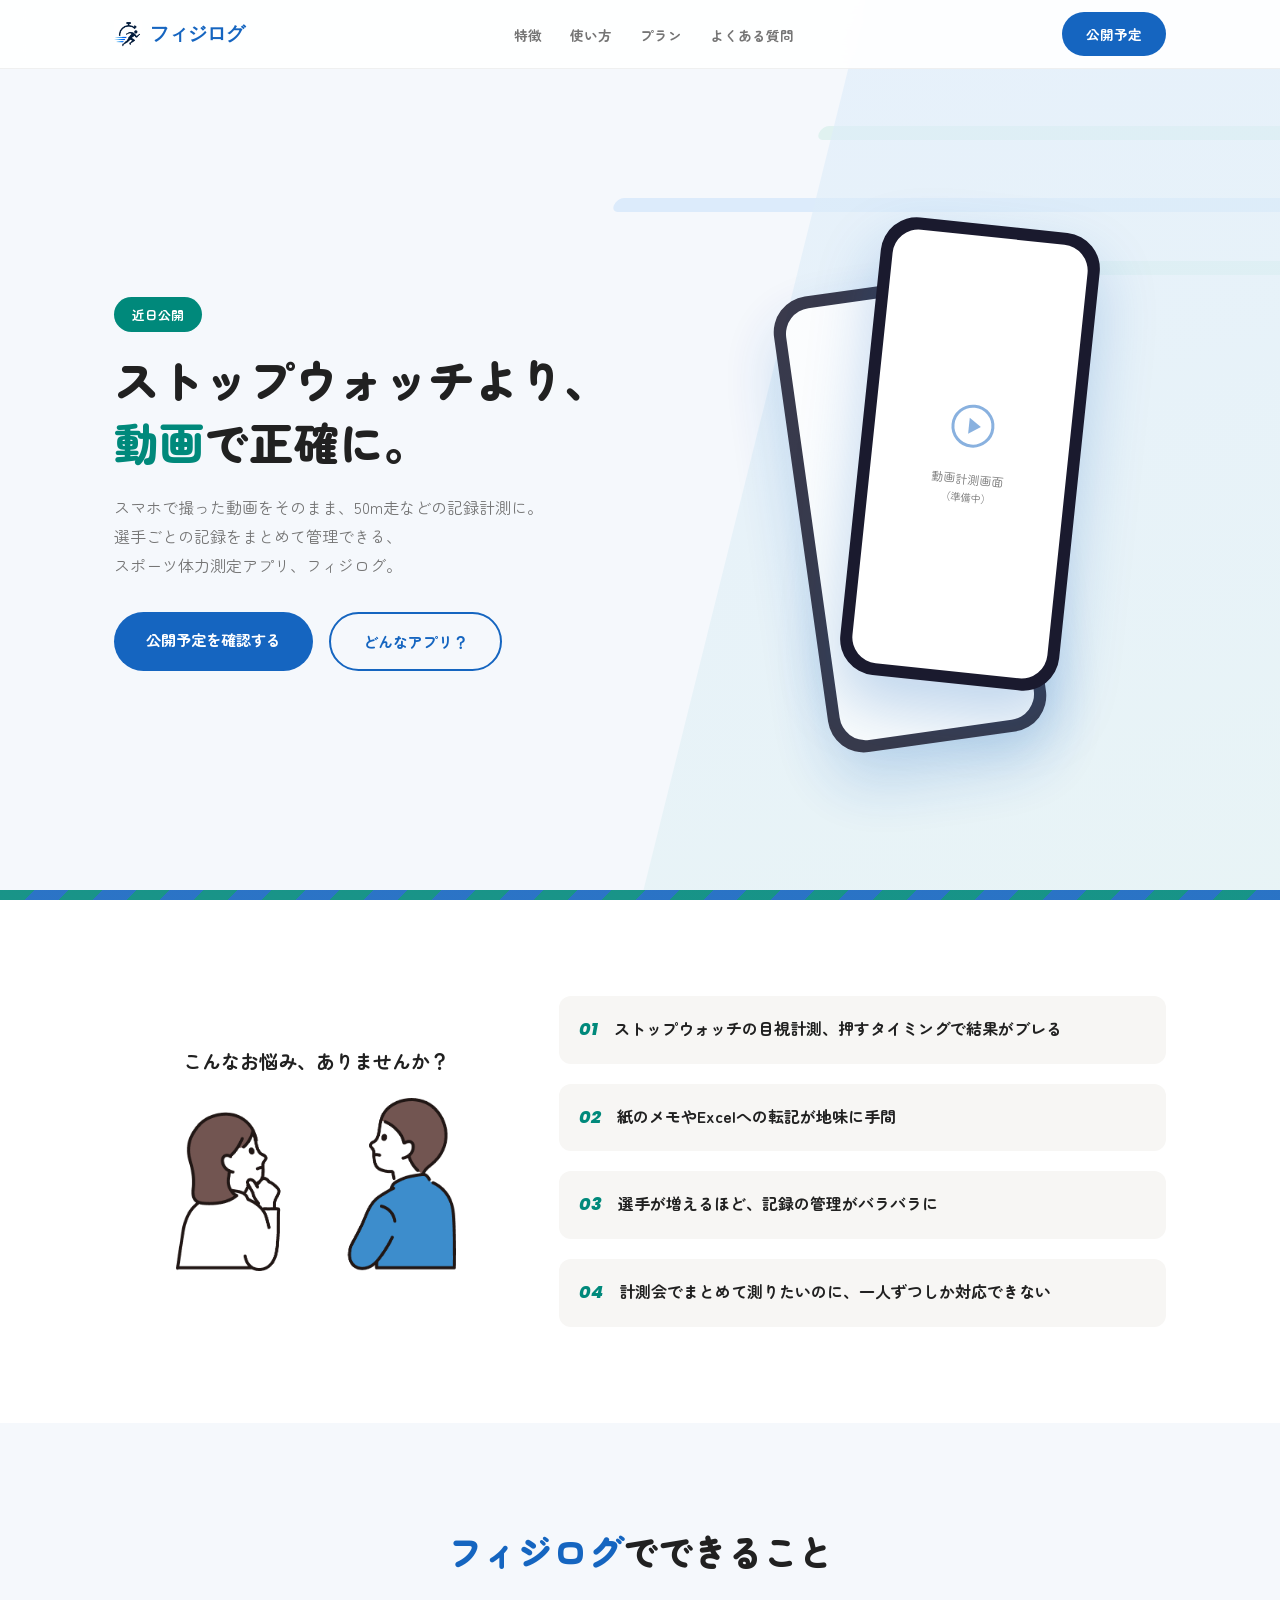
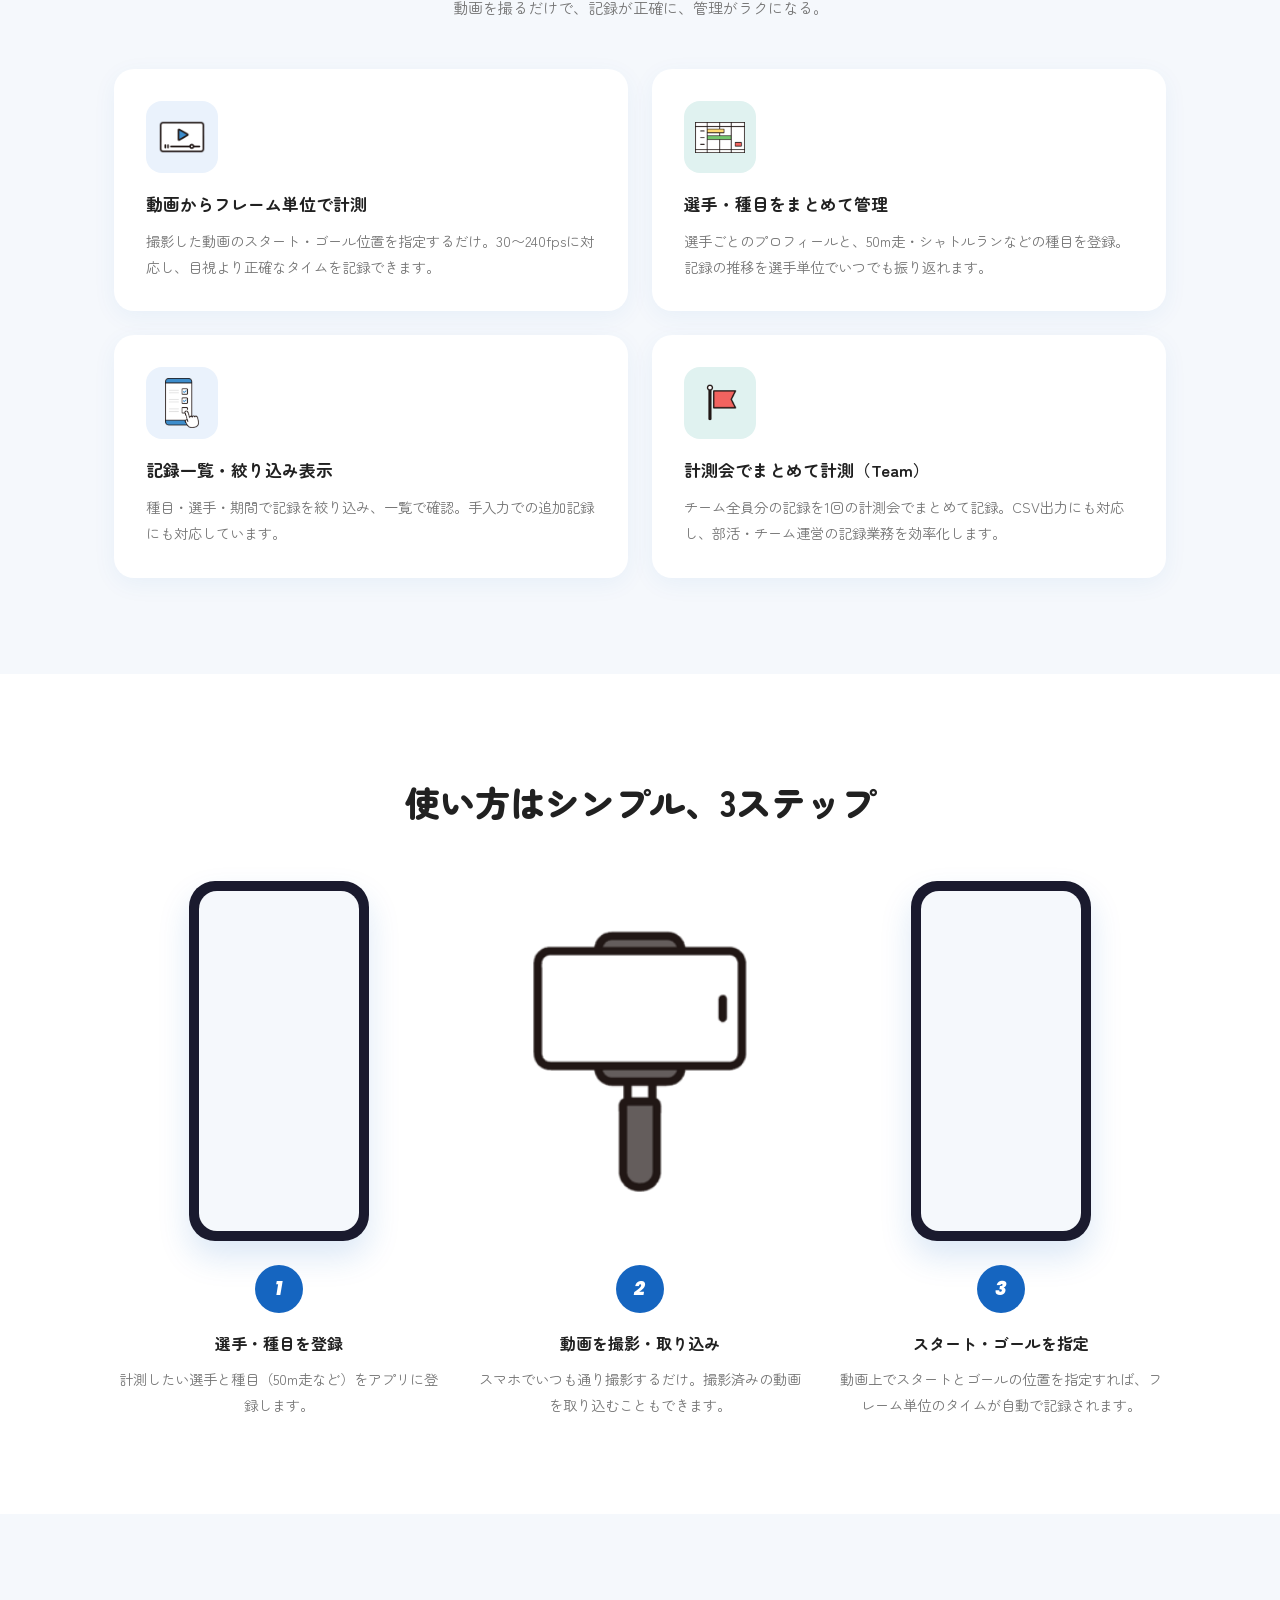
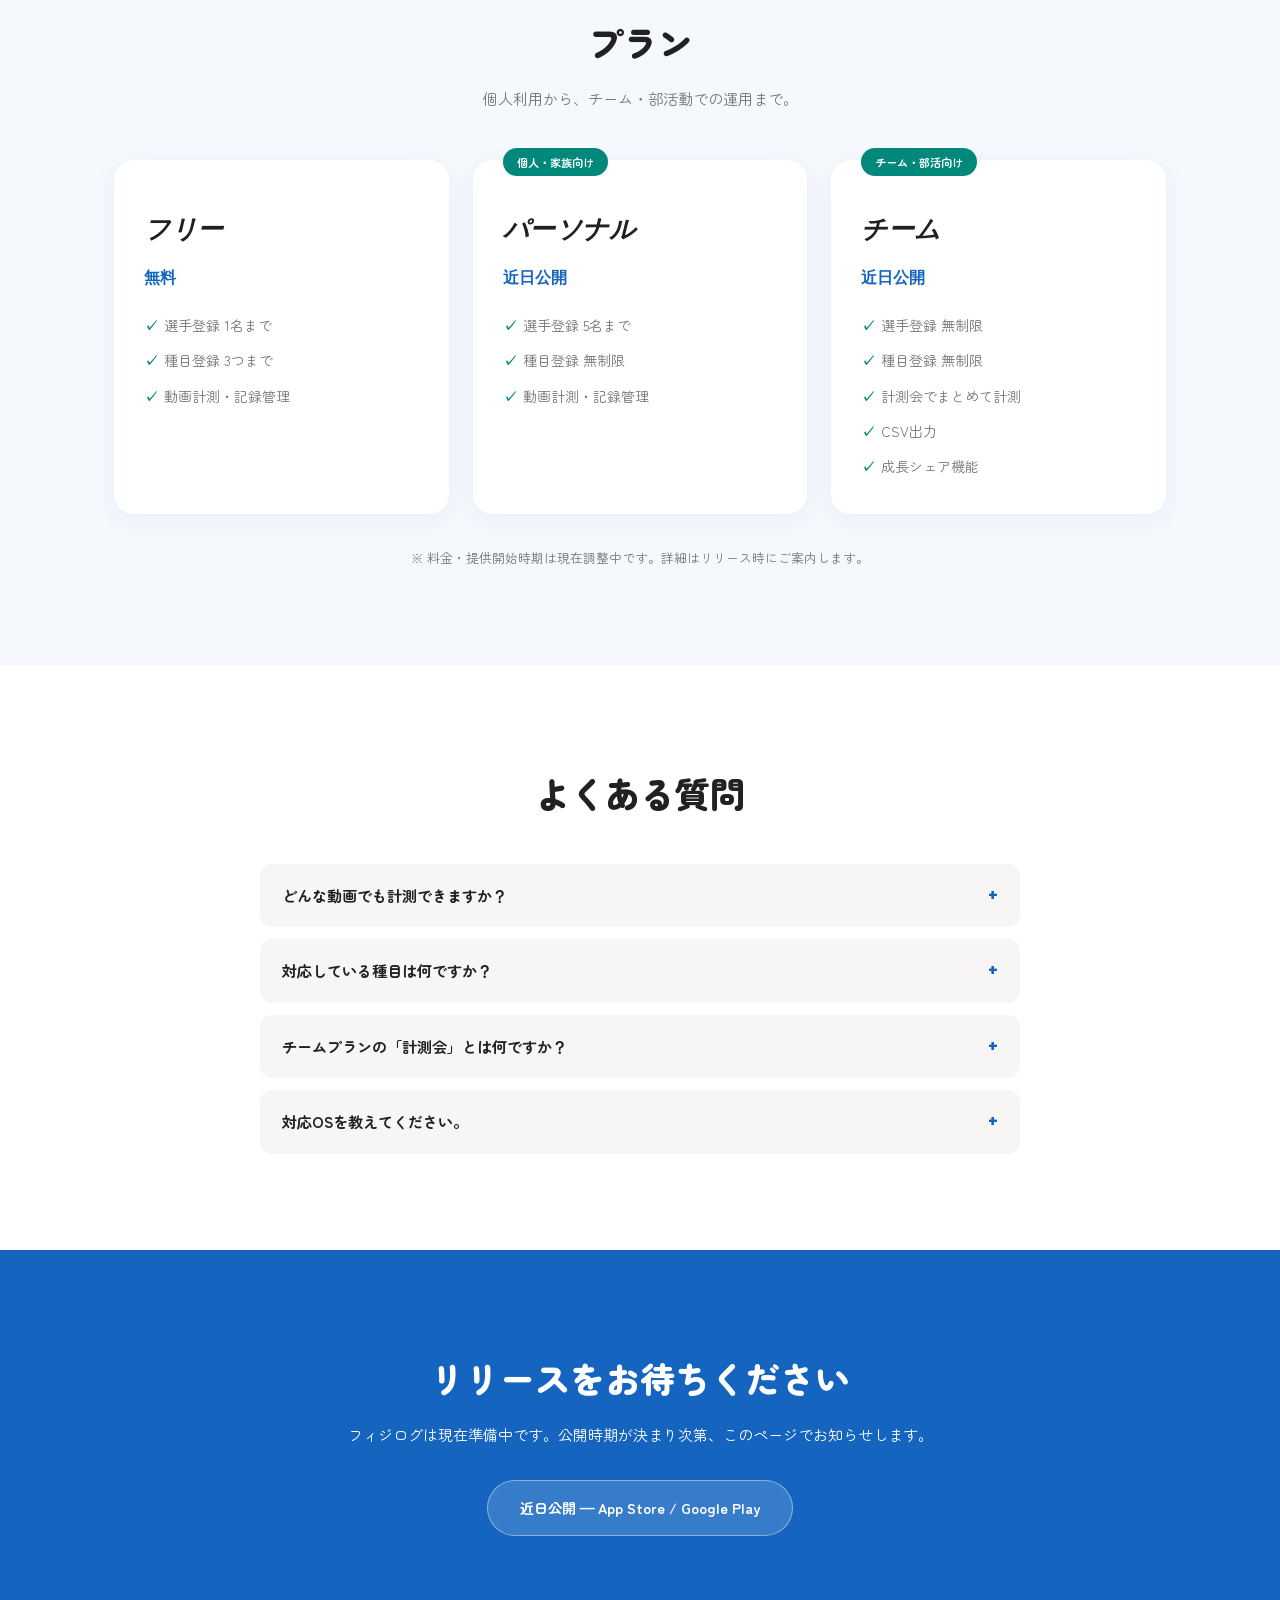
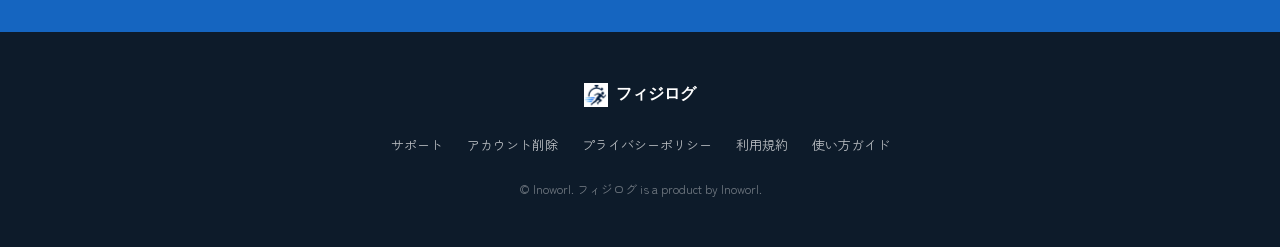
<file: web/index.html>
<!DOCTYPE html>
<html lang="ja">
<head>
  <meta charset="UTF-8">
  <meta name="viewport" content="width=device-width, initial-scale=1.0">
  <title>フィジログ — 動画でカンタン、体力測定記録アプリ</title>
  <meta name="description" content="フィジログは、スマホ動画から50m走などの記録を計測・管理できるスポーツ体力測定アプリ。選手・種目ごとの記録をまとめて管理し、チームでの計測会にも対応。">
  <link rel="preconnect" href="https://fonts.googleapis.com">
  <link rel="preconnect" href="https://fonts.gstatic.com" crossorigin>
  <link href="https://fonts.googleapis.com/css2?family=Zen+Maru+Gothic:wght@400;700;900&family=Poppins:wght@600;700;800&display=swap" rel="stylesheet">
  <link rel="stylesheet" href="style.css">
</head>
<body>
  <a class="skip-link" href="#main-content">本文へ移動</a>

  <!-- ナビゲーション -->
  <nav class="nav" aria-label="メインナビゲーション">
    <div class="nav-inner">
      <a href="#" class="nav-logo"><img src="images/logo-mark.png" alt=""><span>フィジログ</span></a>
      <ul class="nav-links">
        <li><a href="#features">特徴</a></li>
        <li><a href="#how">使い方</a></li>
        <li><a href="#plans">プラン</a></li>
        <li><a href="#faq">よくある質問</a></li>
      </ul>
      <div class="nav-download">
        <a href="#download" class="nav-cta">公開予定</a>
      </div>
    </div>
  </nav>

  <main id="main-content" tabindex="-1">
  <!-- ヒーロー -->
  <section class="hero">
    <div class="hero-speedlines" aria-hidden="true">
      <span class="speed-line line-1"></span>
      <span class="speed-line line-2"></span>
      <span class="speed-line line-3"></span>
      <span class="speed-block"></span>
    </div>
    <div class="hero-track" aria-hidden="true"></div>
    <div class="hero-inner">
      <div class="hero-text">
        <span class="hero-bubble">近日公開</span>
        <h1><span class="nobr">ストップウォッチより、</span><span class="nobr"><span class="text-teal">動画</span>で正確に。</span></h1>
        <p class="hero-desc"><span class="nobr">スマホで撮った動画をそのまま、</span><span class="nobr">50m走などの記録計測に。</span><span class="nobr">選手ごとの記録をまとめて管理できる、</span><span class="nobr">スポーツ体力測定アプリ、フィジログ。</span></p>
        <div class="hero-buttons">
          <a href="#download" class="btn btn-primary">公開予定を確認する</a>
          <a href="#features" class="btn btn-outline">どんなアプリ？</a>
        </div>
      </div>
      <div class="hero-visual">
        <div class="phone-stack">
          <div class="phone-mockup phone-back">
            <div class="phone-screen placeholder-screen">
              <div class="placeholder-content">
                <svg viewBox="0 0 24 24" class="ph-icon"><path d="M15 8v8H5V8h10m1-2H4a1 1 0 00-1 1v10a1 1 0 001 1h12a1 1 0 001-1v-3.5l4 4v-11l-4 4V7a1 1 0 00-1-1z"/></svg>
                <p>記録一覧画面<br><span>（準備中）</span></p>
              </div>
            </div>
          </div>
          <div class="phone-mockup phone-front">
            <div class="phone-screen placeholder-screen">
              <div class="placeholder-content">
                <svg viewBox="0 0 24 24" class="ph-icon"><path d="M10 8l6 4-6 4V8z"/><circle cx="12" cy="12" r="10" fill="none" stroke="currentColor" stroke-width="1.5"/></svg>
                <p>動画計測画面<br><span>（準備中）</span></p>
              </div>
            </div>
          </div>
        </div>
      </div>
    </div>
  </section>

  <!-- 課題提示セクション -->
  <section class="problems">
    <div class="section-inner">
      <div class="problems-row">
        <div class="problems-illust">
          <div class="problems-thought">
            <p><span class="nobr">こんなお悩み、</span><span class="nobr">ありませんか？</span></p>
          </div>
          <img src="images/illust-problems-worry.png" alt="" class="problems-illust-img">
        </div>
        <ul class="problems-list">
          <li>
            <span class="problems-num">01</span>
            <p>ストップウォッチの目視計測、<span class="nobr">押すタイミングで結果がブレる</span></p>
          </li>
          <li>
            <span class="problems-num">02</span>
            <p>紙のメモやExcelへの<span class="nobr">転記が地味に手間</span></p>
          </li>
          <li>
            <span class="problems-num">03</span>
            <p>選手が増えるほど、<span class="nobr">記録の管理がバラバラに</span></p>
          </li>
          <li>
            <span class="problems-num">04</span>
            <p>計測会でまとめて測りたいのに、<span class="nobr">一人ずつしか対応できない</span></p>
          </li>
        </ul>
      </div>
    </div>
  </section>

  <!-- サービス特徴 -->
  <section class="features" id="features">
    <div class="section-inner">
      <h2 class="section-title"><span class="text-primary">フィジログ</span>でできること</h2>
      <p class="section-lead">動画を撮るだけで、記録が正確に、管理がラクになる。</p>

      <div class="feature-grid">
        <div class="feature-card">
          <div class="feature-icon icon-primary">
            <img src="images/icon-video-player.png" alt="">
          </div>
          <h3>動画からフレーム単位で計測</h3>
          <p>撮影した動画のスタート・ゴール位置を指定するだけ。30〜240fpsに対応し、目視より正確なタイムを記録できます。</p>
        </div>
        <div class="feature-card">
          <div class="feature-icon icon-teal">
            <img src="images/icon-roster-table.png" alt="">
          </div>
          <h3>選手・種目をまとめて管理</h3>
          <p>選手ごとのプロフィールと、50m走・シャトルランなどの種目を登録。記録の推移を選手単位でいつでも振り返れます。</p>
        </div>
        <div class="feature-card">
          <div class="feature-icon icon-primary">
            <img src="images/icon-record-checklist.png" alt="">
          </div>
          <h3>記録一覧・絞り込み表示</h3>
          <p>種目・選手・期間で記録を絞り込み、一覧で確認。手入力での追加記録にも対応しています。</p>
        </div>
        <div class="feature-card">
          <div class="feature-icon icon-teal">
            <img src="images/icon-flag.png" alt="">
          </div>
          <h3>計測会でまとめて計測（Team）</h3>
          <p>チーム全員分の記録を1回の計測会でまとめて記録。CSV出力にも対応し、部活・チーム運営の記録業務を効率化します。</p>
        </div>
      </div>
    </div>
  </section>

  <!-- 使い方 -->
  <section class="how" id="how">
    <div class="section-inner">
      <h2 class="section-title">使い方はシンプル、3ステップ</h2>
      <div class="how-steps">
        <div class="how-step">
          <div class="step-phone">
            <div class="step-screen">
              <!-- TODO: 実機スクリーンショットに差し替え。src="images/screenshot-step1.png" -->
            </div>
          </div>
          <span class="how-num">1</span>
          <h3>選手・種目を登録</h3>
          <p>計測したい選手と種目（50m走など）をアプリに登録します。</p>
        </div>
        <div class="how-step">
          <div class="step-phone step-illust-only">
            <img src="images/icon-selfie-stick.png" alt="" class="step-illust">
          </div>
          <span class="how-num">2</span>
          <h3>動画を撮影・取り込み</h3>
          <p>スマホでいつも通り撮影するだけ。撮影済みの動画を取り込むこともできます。</p>
        </div>
        <div class="how-step">
          <div class="step-phone">
            <div class="step-screen">
              <!-- TODO: 実機スクリーンショットに差し替え。src="images/screenshot-step3.png" -->
            </div>
          </div>
          <span class="how-num">3</span>
          <h3>スタート・ゴールを指定</h3>
          <p>動画上でスタートとゴールの位置を指定すれば、フレーム単位のタイムが自動で記録されます。</p>
        </div>
      </div>
    </div>
  </section>

  <!-- プラン -->
  <section class="plans" id="plans">
    <div class="section-inner">
      <h2 class="section-title">プラン</h2>
      <p class="section-lead">個人利用から、チーム・部活動での運用まで。</p>

      <div class="plan-grid">
        <div class="plan-card">
          <h3>フリー</h3>
          <p class="plan-price">無料</p>
          <ul>
            <li>選手登録 1名まで</li>
            <li>種目登録 3つまで</li>
            <li>動画計測・記録管理</li>
          </ul>
        </div>
        <div class="plan-card">
          <span class="plan-badge">個人・家族向け</span>
          <h3>パーソナル</h3>
          <p class="plan-price">近日公開</p>
          <ul>
            <li>選手登録 5名まで</li>
            <li>種目登録 無制限</li>
            <li>動画計測・記録管理</li>
          </ul>
        </div>
        <div class="plan-card">
          <span class="plan-badge">チーム・部活向け</span>
          <h3>チーム</h3>
          <p class="plan-price">近日公開</p>
          <ul>
            <li>選手登録 無制限</li>
            <li>種目登録 無制限</li>
            <li>計測会でまとめて計測</li>
            <li>CSV出力</li>
            <li>成長シェア機能</li>
          </ul>
        </div>
      </div>
      <p class="plan-note">※ 料金・提供開始時期は現在調整中です。詳細はリリース時にご案内します。</p>
    </div>
  </section>

  <!-- FAQ -->
  <section class="faq" id="faq">
    <div class="section-inner">
      <h2 class="section-title">よくある質問</h2>
      <div class="faq-list">
        <details class="faq-item">
          <summary>どんな動画でも計測できますか？</summary>
          <p>スマホで撮影した動画であれば計測に利用できます。より正確な計測のためには、選手の動きが横から見える角度で、fpsが高い設定（60fps以上推奨）で撮影することをおすすめします。</p>
        </details>
        <details class="faq-item">
          <summary>対応している種目は何ですか？</summary>
          <p>50m走・100m走・20mシャトルランなど、スタートとゴールが明確な種目に対応しています。種目名は自由に登録できるため、独自の測定項目にも利用可能です。</p>
        </details>
        <details class="faq-item">
          <summary>チームプランの「計測会」とは何ですか？</summary>
          <p>チームプラン限定の機能で、複数選手分の計測を1つのセッションとしてまとめて記録できます。部活動やスポーツチームでの一斉計測に便利です。</p>
        </details>
        <details class="faq-item">
          <summary>対応OSを教えてください。</summary>
          <p>iOS / Android の両方に対応予定です。リリース時期の詳細は、このページでご案内します。</p>
        </details>
      </div>
    </div>
  </section>

  <!-- ダウンロード -->
  <section class="download" id="download">
    <div class="section-inner">
      <h2 class="section-title">リリースをお待ちください</h2>
      <p class="section-lead">フィジログは現在準備中です。公開時期が決まり次第、このページでお知らせします。</p>
      <div class="download-badges">
        <span class="badge-soon">近日公開 — App Store / Google Play</span>
      </div>
    </div>
  </section>

  </main>

  <!-- フッター -->
  <footer class="footer">
    <div class="footer-inner">
      <div class="footer-brand">
        <img src="images/logo-mark.png" alt="">
        <span>フィジログ</span>
      </div>
      <ul class="footer-links">
        <li><a href="support.html">サポート</a></li>
        <li><a href="account-deletion.html">アカウント削除</a></li>
        <li><a href="privacy.html">プライバシーポリシー</a></li>
        <li><a href="terms.html">利用規約</a></li>
        <li><a href="usage.html">使い方ガイド</a></li>
      </ul>
      <p class="footer-copy">&copy; Inoworl. フィジログ is a product by Inoworl.</p>
    </div>
  </footer>

</body>
</html>
</file>
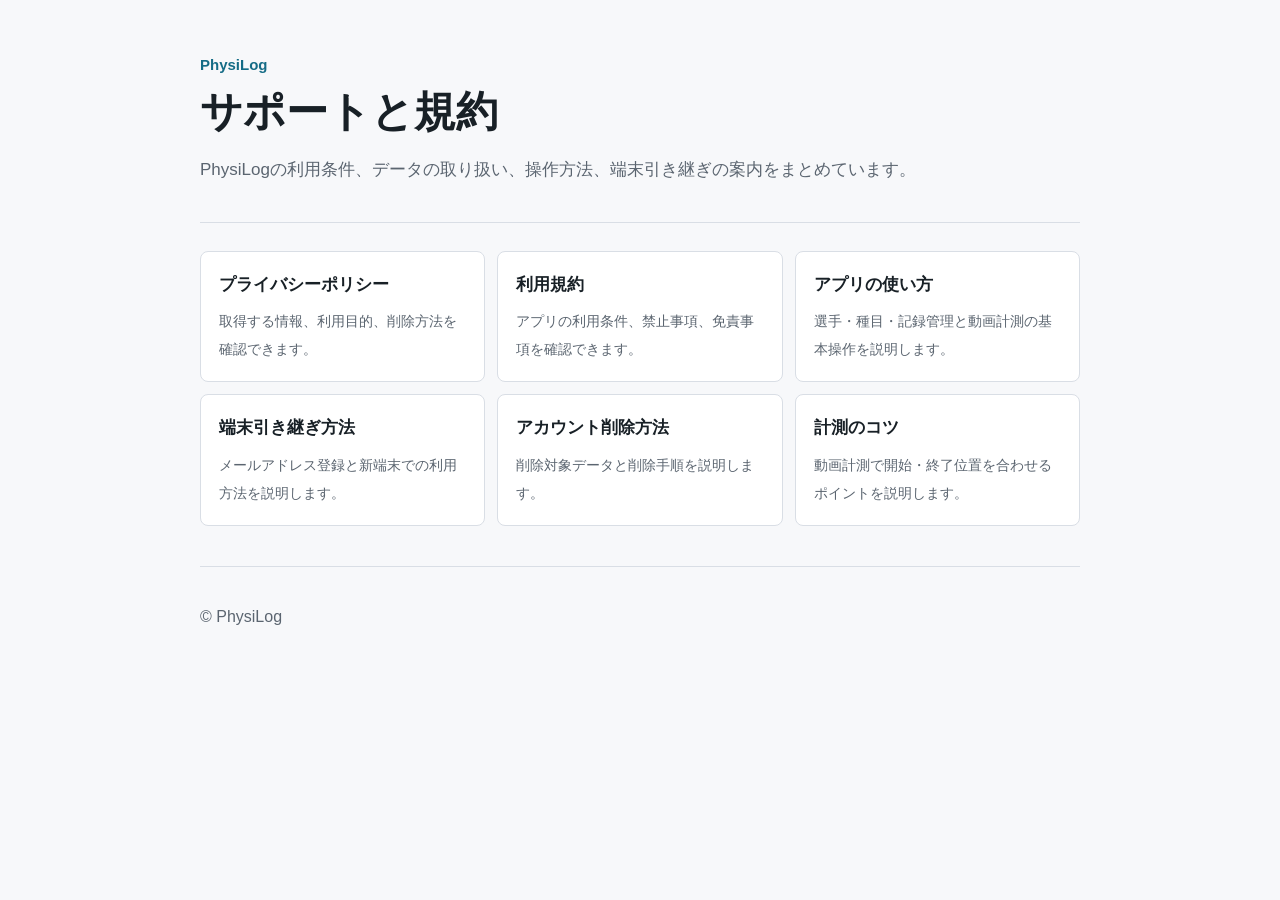
<file: docs/pages/index.html>
<!doctype html>
<html lang="ja">
  <head>
    <meta charset="utf-8">
    <meta name="viewport" content="width=device-width, initial-scale=1">
    <title>PhysiLog サポート</title>
    <link rel="stylesheet" href="styles.css">
  </head>
  <body>
    <main class="page">
      <header class="site-header">
        <p class="brand">PhysiLog</p>
        <h1>サポートと規約</h1>
        <p class="lead">PhysiLogの利用条件、データの取り扱い、操作方法、端末引き継ぎの案内をまとめています。</p>
      </header>

      <nav class="nav-grid" aria-label="サポートページ">
        <a class="nav-card" href="privacy.html">
          <strong>プライバシーポリシー</strong>
          <span>取得する情報、利用目的、削除方法を確認できます。</span>
        </a>
        <a class="nav-card" href="terms.html">
          <strong>利用規約</strong>
          <span>アプリの利用条件、禁止事項、免責事項を確認できます。</span>
        </a>
        <a class="nav-card" href="usage.html">
          <strong>アプリの使い方</strong>
          <span>選手・種目・記録管理と動画計測の基本操作を説明します。</span>
        </a>
        <a class="nav-card" href="transfer.html">
          <strong>端末引き継ぎ方法</strong>
          <span>メールアドレス登録と新端末での利用方法を説明します。</span>
        </a>
        <a class="nav-card" href="account-deletion.html">
          <strong>アカウント削除方法</strong>
          <span>削除対象データと削除手順を説明します。</span>
        </a>
        <a class="nav-card" href="measurement-tips.html">
          <strong>計測のコツ</strong>
          <span>動画計測で開始・終了位置を合わせるポイントを説明します。</span>
        </a>
      </nav>

      <footer class="site-footer">
        <p>&copy; PhysiLog</p>
      </footer>
    </main>
  </body>
</html>
</file>
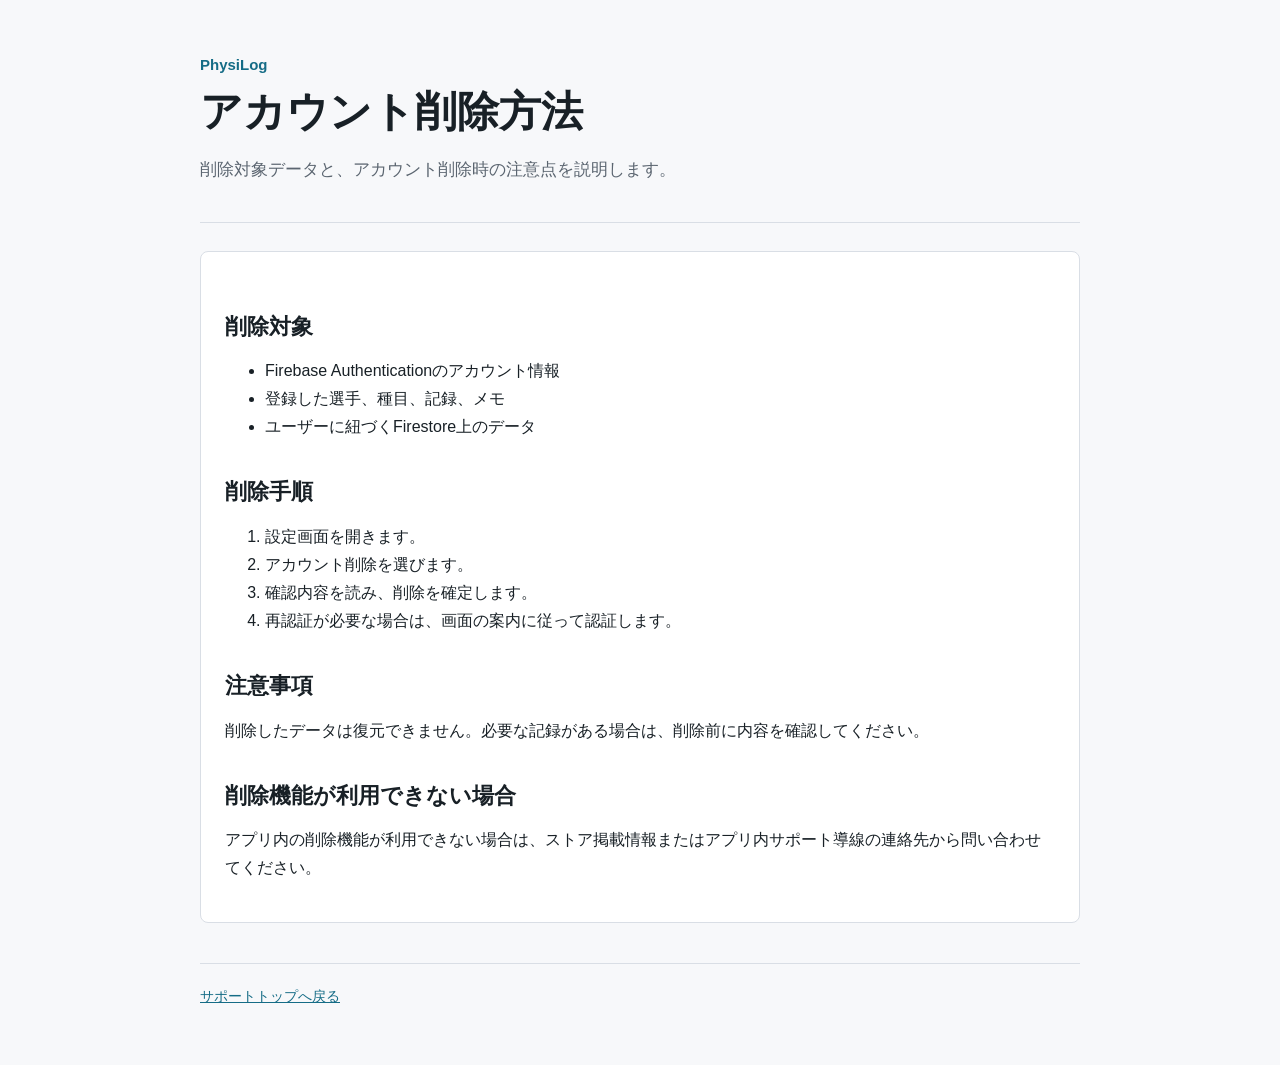
<file: web/account-deletion.html>
<!doctype html>
<html lang="ja">
  <head>
    <meta charset="utf-8">
    <meta name="viewport" content="width=device-width, initial-scale=1">
    <title>アカウント削除方法 | PhysiLog</title>
    <link rel="stylesheet" href="styles.css">
  </head>
  <body>
    <main class="page">
      <header class="site-header">
        <p class="brand">PhysiLog</p>
        <h1>アカウント削除方法</h1>
        <p class="lead">削除対象データと、アカウント削除時の注意点を説明します。</p>
      </header>

      <article class="content">
        <h2>削除対象</h2>
        <ul>
          <li>Firebase Authenticationのアカウント情報</li>
          <li>登録した選手、種目、記録、メモ</li>
          <li>ユーザーに紐づくFirestore上のデータ</li>
        </ul>

        <h2>削除手順</h2>
        <ol>
          <li>設定画面を開きます。</li>
          <li>アカウント削除を選びます。</li>
          <li>確認内容を読み、削除を確定します。</li>
          <li>再認証が必要な場合は、画面の案内に従って認証します。</li>
        </ol>

        <h2>注意事項</h2>
        <p>削除したデータは復元できません。必要な記録がある場合は、削除前に内容を確認してください。</p>

        <h2>削除機能が利用できない場合</h2>
        <p>アプリ内の削除機能が利用できない場合は、ストア掲載情報またはアプリ内サポート導線の連絡先から問い合わせてください。</p>
      </article>

      <footer class="site-footer">
        <a href="support.html">サポートトップへ戻る</a>
      </footer>
    </main>
  </body>
</html>
</file>
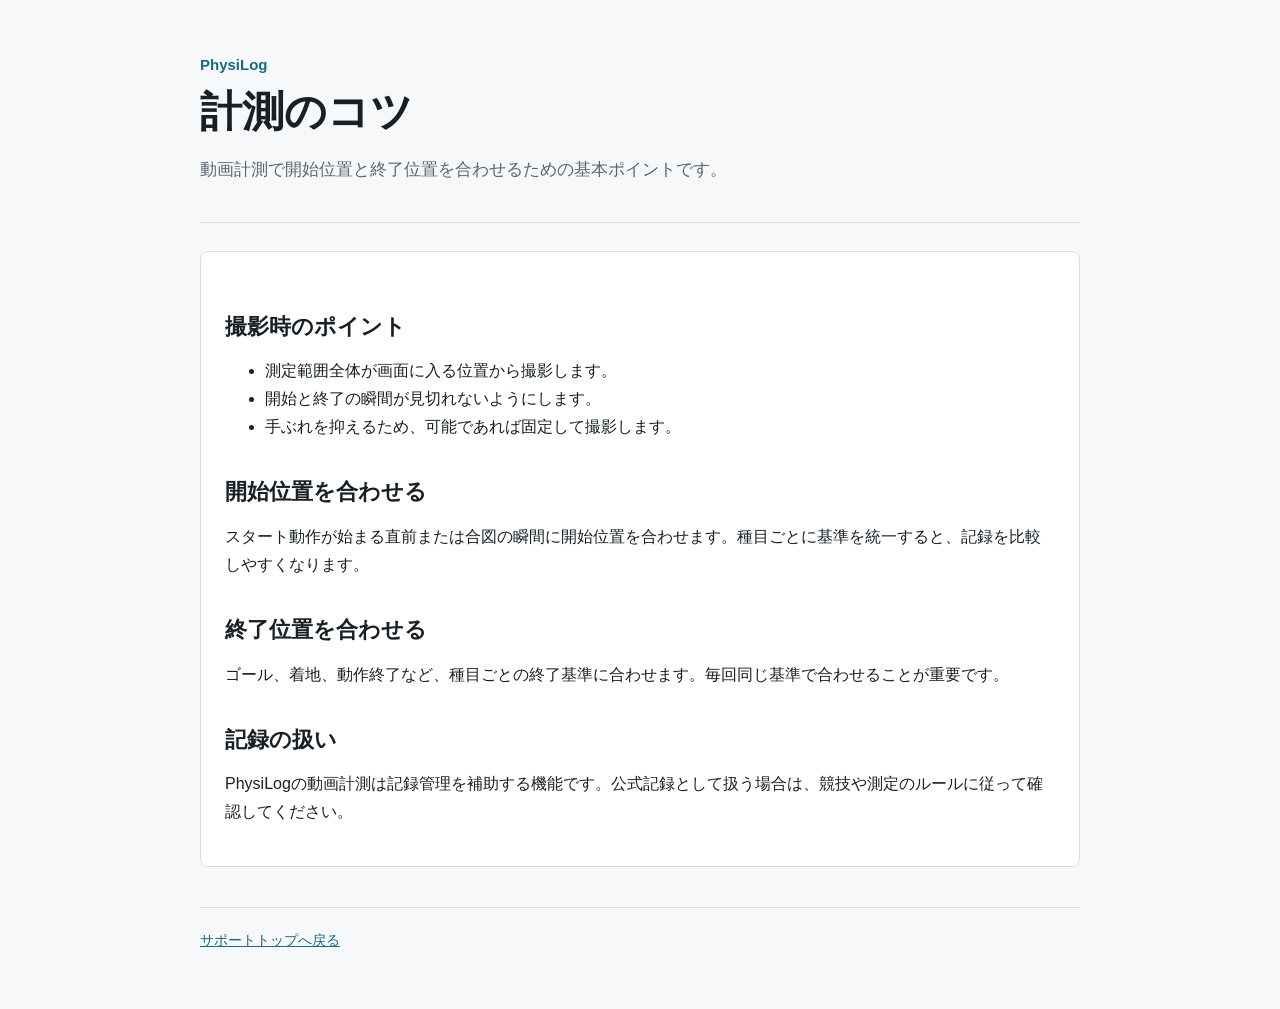
<file: web/measurement-tips.html>
<!doctype html>
<html lang="ja">
  <head>
    <meta charset="utf-8">
    <meta name="viewport" content="width=device-width, initial-scale=1">
    <title>計測のコツ | PhysiLog</title>
    <link rel="stylesheet" href="styles.css">
  </head>
  <body>
    <main class="page">
      <header class="site-header">
        <p class="brand">PhysiLog</p>
        <h1>計測のコツ</h1>
        <p class="lead">動画計測で開始位置と終了位置を合わせるための基本ポイントです。</p>
      </header>

      <article class="content">
        <h2>撮影時のポイント</h2>
        <ul>
          <li>測定範囲全体が画面に入る位置から撮影します。</li>
          <li>開始と終了の瞬間が見切れないようにします。</li>
          <li>手ぶれを抑えるため、可能であれば固定して撮影します。</li>
        </ul>

        <h2>開始位置を合わせる</h2>
        <p>スタート動作が始まる直前または合図の瞬間に開始位置を合わせます。種目ごとに基準を統一すると、記録を比較しやすくなります。</p>

        <h2>終了位置を合わせる</h2>
        <p>ゴール、着地、動作終了など、種目ごとの終了基準に合わせます。毎回同じ基準で合わせることが重要です。</p>

        <h2>記録の扱い</h2>
        <p>PhysiLogの動画計測は記録管理を補助する機能です。公式記録として扱う場合は、競技や測定のルールに従って確認してください。</p>
      </article>

      <footer class="site-footer">
        <a href="support.html">サポートトップへ戻る</a>
      </footer>
    </main>
  </body>
</html>
</file>
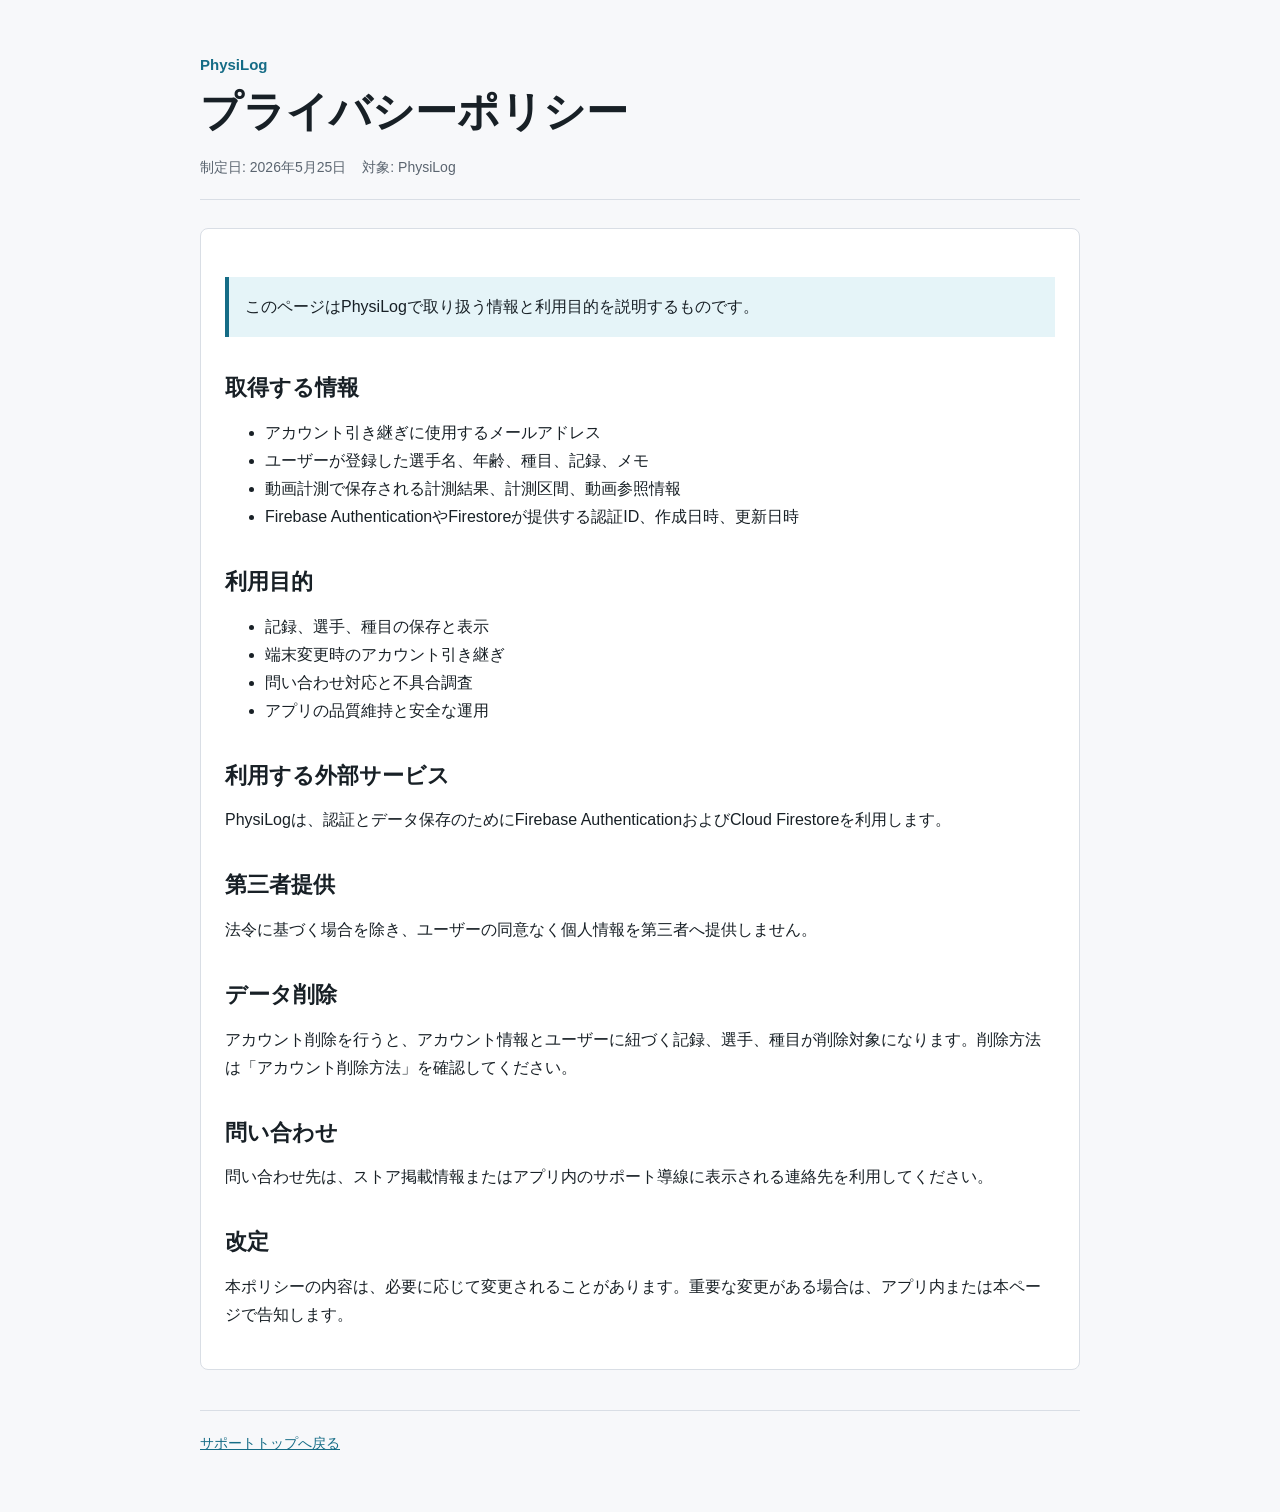
<file: web/privacy.html>
<!doctype html>
<html lang="ja">
  <head>
    <meta charset="utf-8">
    <meta name="viewport" content="width=device-width, initial-scale=1">
    <title>プライバシーポリシー | PhysiLog</title>
    <link rel="stylesheet" href="styles.css">
  </head>
  <body>
    <main class="page">
      <header class="site-header">
        <p class="brand">PhysiLog</p>
        <h1>プライバシーポリシー</h1>
        <div class="meta">
          <span>制定日: 2026年5月25日</span>
          <span>対象: PhysiLog</span>
        </div>
      </header>

      <article class="content">
        <p class="notice">このページはPhysiLogで取り扱う情報と利用目的を説明するものです。</p>

        <h2>取得する情報</h2>
        <ul>
          <li>アカウント引き継ぎに使用するメールアドレス</li>
          <li>ユーザーが登録した選手名、年齢、種目、記録、メモ</li>
          <li>動画計測で保存される計測結果、計測区間、動画参照情報</li>
          <li>Firebase AuthenticationやFirestoreが提供する認証ID、作成日時、更新日時</li>
        </ul>

        <h2>利用目的</h2>
        <ul>
          <li>記録、選手、種目の保存と表示</li>
          <li>端末変更時のアカウント引き継ぎ</li>
          <li>問い合わせ対応と不具合調査</li>
          <li>アプリの品質維持と安全な運用</li>
        </ul>

        <h2>利用する外部サービス</h2>
        <p>PhysiLogは、認証とデータ保存のためにFirebase AuthenticationおよびCloud Firestoreを利用します。</p>

        <h2>第三者提供</h2>
        <p>法令に基づく場合を除き、ユーザーの同意なく個人情報を第三者へ提供しません。</p>

        <h2>データ削除</h2>
        <p>アカウント削除を行うと、アカウント情報とユーザーに紐づく記録、選手、種目が削除対象になります。削除方法は「アカウント削除方法」を確認してください。</p>

        <h2>問い合わせ</h2>
        <p>問い合わせ先は、ストア掲載情報またはアプリ内のサポート導線に表示される連絡先を利用してください。</p>

        <h2>改定</h2>
        <p>本ポリシーの内容は、必要に応じて変更されることがあります。重要な変更がある場合は、アプリ内または本ページで告知します。</p>
      </article>

      <footer class="site-footer">
        <a href="support.html">サポートトップへ戻る</a>
      </footer>
    </main>
  </body>
</html>
</file>
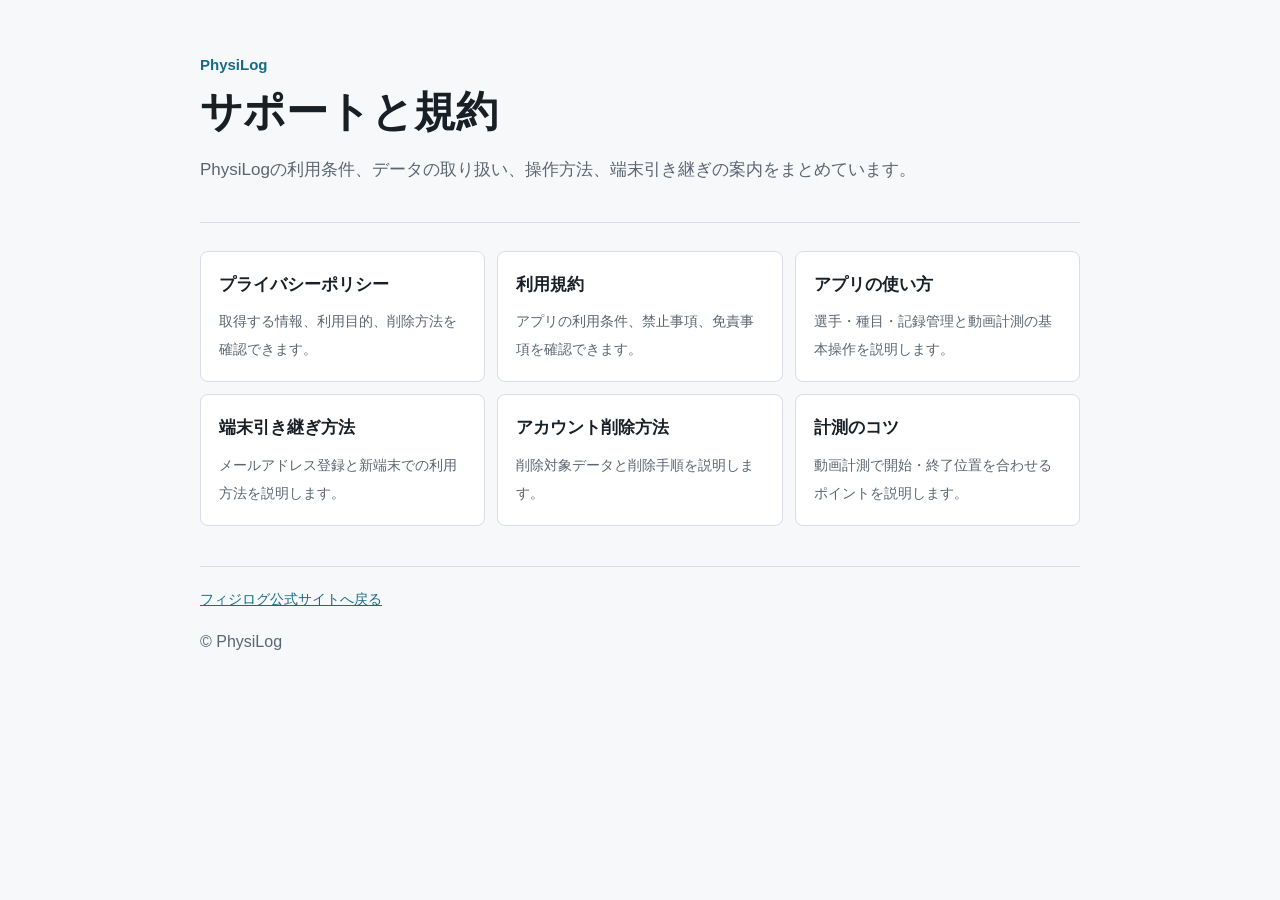
<file: web/support.html>
<!doctype html>
<html lang="ja">
  <head>
    <meta charset="utf-8">
    <meta name="viewport" content="width=device-width, initial-scale=1">
    <title>PhysiLog サポート</title>
    <link rel="stylesheet" href="styles.css">
  </head>
  <body>
    <main class="page">
      <header class="site-header">
        <p class="brand">PhysiLog</p>
        <h1>サポートと規約</h1>
        <p class="lead">PhysiLogの利用条件、データの取り扱い、操作方法、端末引き継ぎの案内をまとめています。</p>
      </header>

      <nav class="nav-grid" aria-label="サポートページ">
        <a class="nav-card" href="privacy.html">
          <strong>プライバシーポリシー</strong>
          <span>取得する情報、利用目的、削除方法を確認できます。</span>
        </a>
        <a class="nav-card" href="terms.html">
          <strong>利用規約</strong>
          <span>アプリの利用条件、禁止事項、免責事項を確認できます。</span>
        </a>
        <a class="nav-card" href="usage.html">
          <strong>アプリの使い方</strong>
          <span>選手・種目・記録管理と動画計測の基本操作を説明します。</span>
        </a>
        <a class="nav-card" href="transfer.html">
          <strong>端末引き継ぎ方法</strong>
          <span>メールアドレス登録と新端末での利用方法を説明します。</span>
        </a>
        <a class="nav-card" href="account-deletion.html">
          <strong>アカウント削除方法</strong>
          <span>削除対象データと削除手順を説明します。</span>
        </a>
        <a class="nav-card" href="measurement-tips.html">
          <strong>計測のコツ</strong>
          <span>動画計測で開始・終了位置を合わせるポイントを説明します。</span>
        </a>
      </nav>

      <footer class="site-footer">
        <a href="index.html">フィジログ公式サイトへ戻る</a>
        <p>&copy; PhysiLog</p>
      </footer>
    </main>
  </body>
</html>
</file>
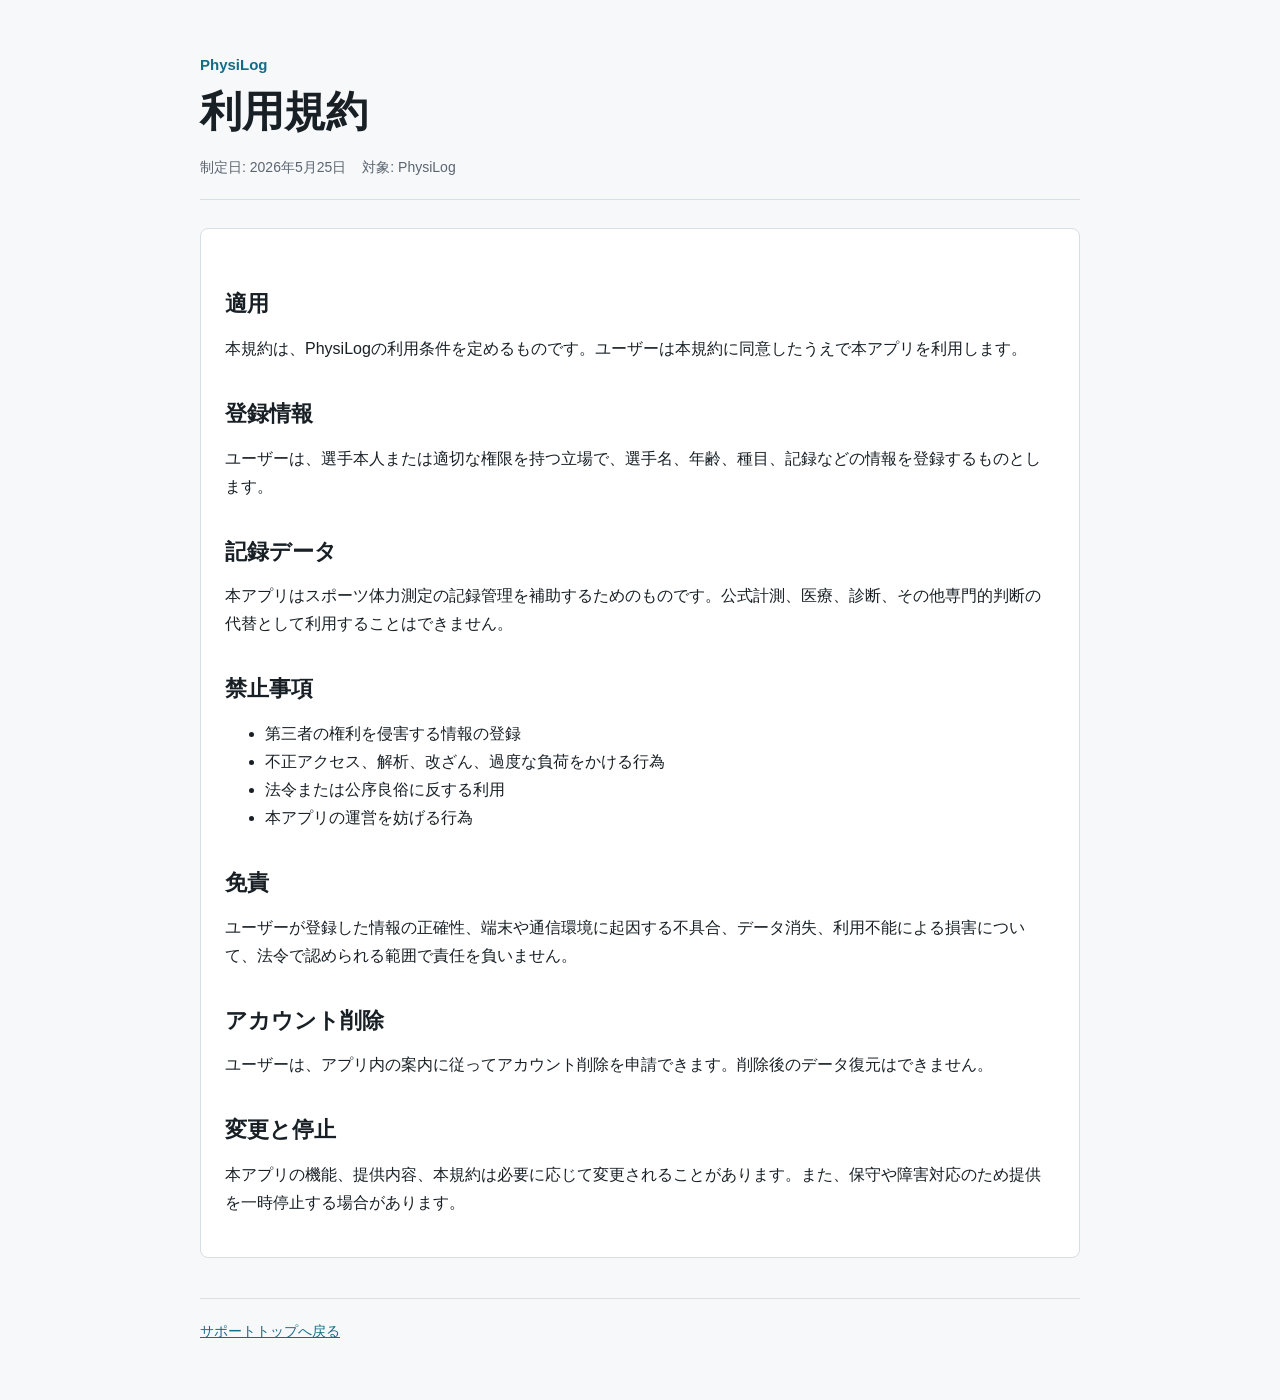
<file: web/terms.html>
<!doctype html>
<html lang="ja">
  <head>
    <meta charset="utf-8">
    <meta name="viewport" content="width=device-width, initial-scale=1">
    <title>利用規約 | PhysiLog</title>
    <link rel="stylesheet" href="styles.css">
  </head>
  <body>
    <main class="page">
      <header class="site-header">
        <p class="brand">PhysiLog</p>
        <h1>利用規約</h1>
        <div class="meta">
          <span>制定日: 2026年5月25日</span>
          <span>対象: PhysiLog</span>
        </div>
      </header>

      <article class="content">
        <h2>適用</h2>
        <p>本規約は、PhysiLogの利用条件を定めるものです。ユーザーは本規約に同意したうえで本アプリを利用します。</p>

        <h2>登録情報</h2>
        <p>ユーザーは、選手本人または適切な権限を持つ立場で、選手名、年齢、種目、記録などの情報を登録するものとします。</p>

        <h2>記録データ</h2>
        <p>本アプリはスポーツ体力測定の記録管理を補助するためのものです。公式計測、医療、診断、その他専門的判断の代替として利用することはできません。</p>

        <h2>禁止事項</h2>
        <ul>
          <li>第三者の権利を侵害する情報の登録</li>
          <li>不正アクセス、解析、改ざん、過度な負荷をかける行為</li>
          <li>法令または公序良俗に反する利用</li>
          <li>本アプリの運営を妨げる行為</li>
        </ul>

        <h2>免責</h2>
        <p>ユーザーが登録した情報の正確性、端末や通信環境に起因する不具合、データ消失、利用不能による損害について、法令で認められる範囲で責任を負いません。</p>

        <h2>アカウント削除</h2>
        <p>ユーザーは、アプリ内の案内に従ってアカウント削除を申請できます。削除後のデータ復元はできません。</p>

        <h2>変更と停止</h2>
        <p>本アプリの機能、提供内容、本規約は必要に応じて変更されることがあります。また、保守や障害対応のため提供を一時停止する場合があります。</p>
      </article>

      <footer class="site-footer">
        <a href="support.html">サポートトップへ戻る</a>
      </footer>
    </main>
  </body>
</html>
</file>
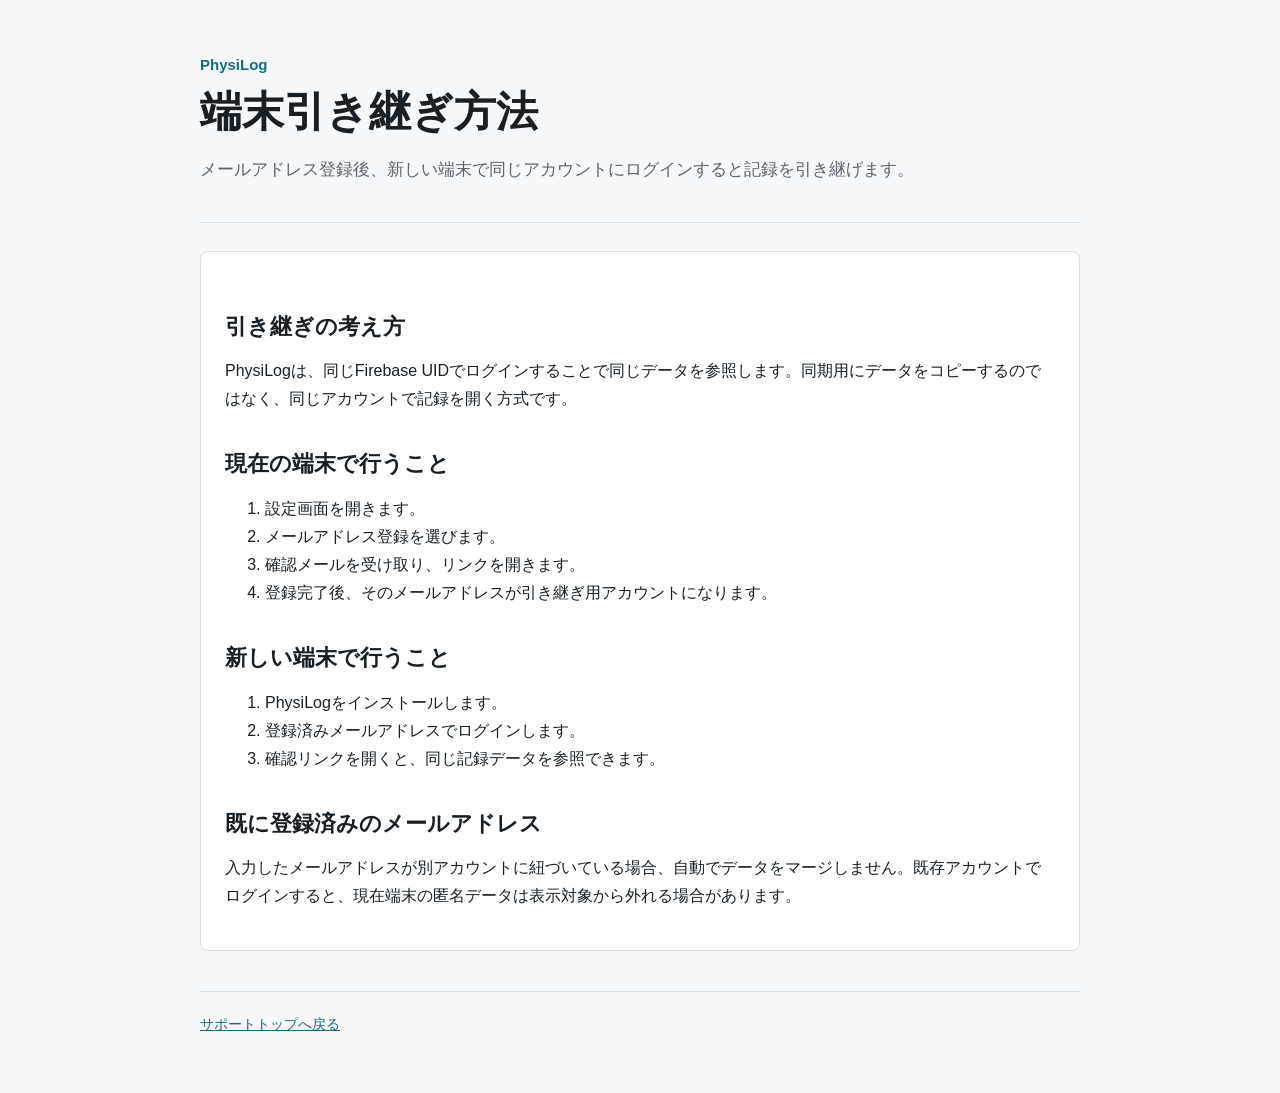
<file: web/transfer.html>
<!doctype html>
<html lang="ja">
  <head>
    <meta charset="utf-8">
    <meta name="viewport" content="width=device-width, initial-scale=1">
    <title>端末引き継ぎ方法 | PhysiLog</title>
    <link rel="stylesheet" href="styles.css">
  </head>
  <body>
    <main class="page">
      <header class="site-header">
        <p class="brand">PhysiLog</p>
        <h1>端末引き継ぎ方法</h1>
        <p class="lead">メールアドレス登録後、新しい端末で同じアカウントにログインすると記録を引き継げます。</p>
      </header>

      <article class="content">
        <h2>引き継ぎの考え方</h2>
        <p>PhysiLogは、同じFirebase UIDでログインすることで同じデータを参照します。同期用にデータをコピーするのではなく、同じアカウントで記録を開く方式です。</p>

        <h2>現在の端末で行うこと</h2>
        <ol>
          <li>設定画面を開きます。</li>
          <li>メールアドレス登録を選びます。</li>
          <li>確認メールを受け取り、リンクを開きます。</li>
          <li>登録完了後、そのメールアドレスが引き継ぎ用アカウントになります。</li>
        </ol>

        <h2>新しい端末で行うこと</h2>
        <ol>
          <li>PhysiLogをインストールします。</li>
          <li>登録済みメールアドレスでログインします。</li>
          <li>確認リンクを開くと、同じ記録データを参照できます。</li>
        </ol>

        <h2>既に登録済みのメールアドレス</h2>
        <p>入力したメールアドレスが別アカウントに紐づいている場合、自動でデータをマージしません。既存アカウントでログインすると、現在端末の匿名データは表示対象から外れる場合があります。</p>
      </article>

      <footer class="site-footer">
        <a href="support.html">サポートトップへ戻る</a>
      </footer>
    </main>
  </body>
</html>
</file>
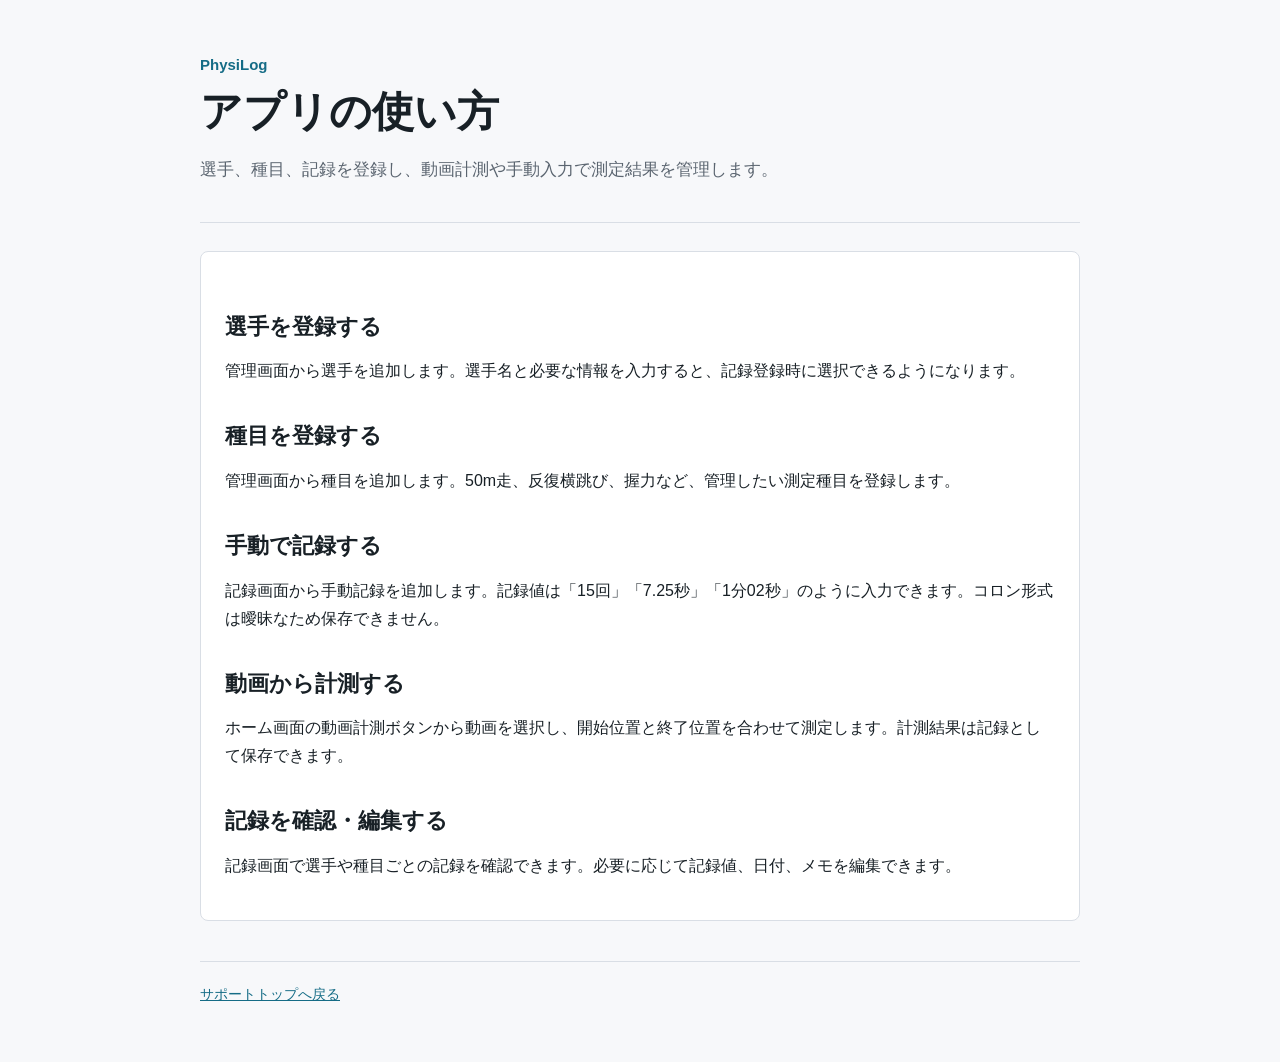
<file: web/usage.html>
<!doctype html>
<html lang="ja">
  <head>
    <meta charset="utf-8">
    <meta name="viewport" content="width=device-width, initial-scale=1">
    <title>アプリの使い方 | PhysiLog</title>
    <link rel="stylesheet" href="styles.css">
  </head>
  <body>
    <main class="page">
      <header class="site-header">
        <p class="brand">PhysiLog</p>
        <h1>アプリの使い方</h1>
        <p class="lead">選手、種目、記録を登録し、動画計測や手動入力で測定結果を管理します。</p>
      </header>

      <article class="content">
        <h2>選手を登録する</h2>
        <p>管理画面から選手を追加します。選手名と必要な情報を入力すると、記録登録時に選択できるようになります。</p>

        <h2>種目を登録する</h2>
        <p>管理画面から種目を追加します。50m走、反復横跳び、握力など、管理したい測定種目を登録します。</p>

        <h2>手動で記録する</h2>
        <p>記録画面から手動記録を追加します。記録値は「15回」「7.25秒」「1分02秒」のように入力できます。コロン形式は曖昧なため保存できません。</p>

        <h2>動画から計測する</h2>
        <p>ホーム画面の動画計測ボタンから動画を選択し、開始位置と終了位置を合わせて測定します。計測結果は記録として保存できます。</p>

        <h2>記録を確認・編集する</h2>
        <p>記録画面で選手や種目ごとの記録を確認できます。必要に応じて記録値、日付、メモを編集できます。</p>
      </article>

      <footer class="site-footer">
        <a href="support.html">サポートトップへ戻る</a>
      </footer>
    </main>
  </body>
</html>
</file>
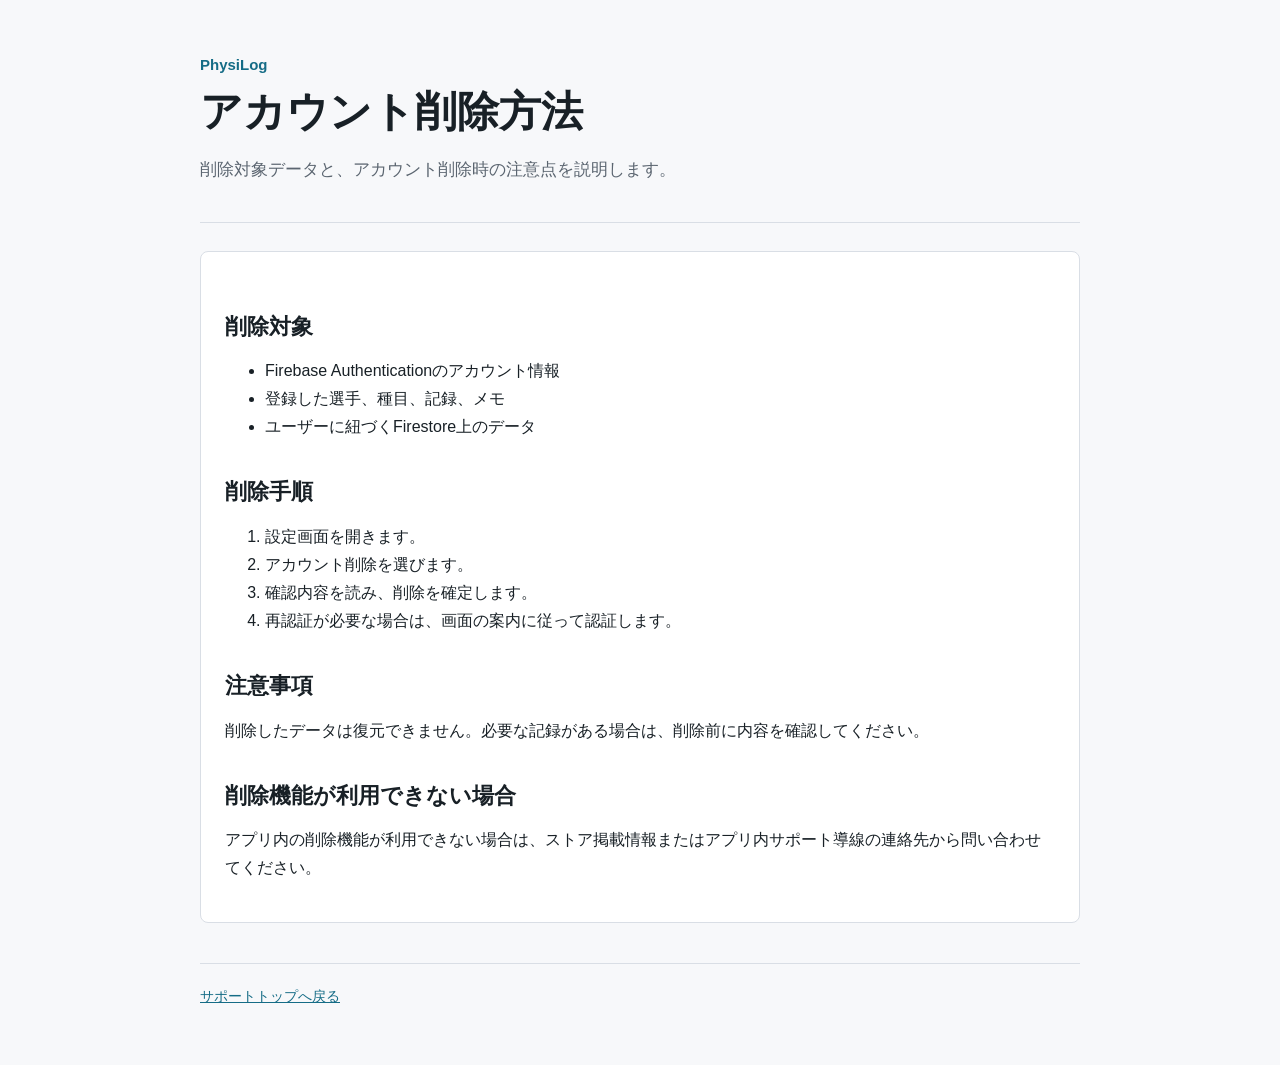
<file: docs/pages/account-deletion.html>
<!doctype html>
<html lang="ja">
  <head>
    <meta charset="utf-8">
    <meta name="viewport" content="width=device-width, initial-scale=1">
    <title>アカウント削除方法 | PhysiLog</title>
    <link rel="stylesheet" href="styles.css">
  </head>
  <body>
    <main class="page">
      <header class="site-header">
        <p class="brand">PhysiLog</p>
        <h1>アカウント削除方法</h1>
        <p class="lead">削除対象データと、アカウント削除時の注意点を説明します。</p>
      </header>

      <article class="content">
        <h2>削除対象</h2>
        <ul>
          <li>Firebase Authenticationのアカウント情報</li>
          <li>登録した選手、種目、記録、メモ</li>
          <li>ユーザーに紐づくFirestore上のデータ</li>
        </ul>

        <h2>削除手順</h2>
        <ol>
          <li>設定画面を開きます。</li>
          <li>アカウント削除を選びます。</li>
          <li>確認内容を読み、削除を確定します。</li>
          <li>再認証が必要な場合は、画面の案内に従って認証します。</li>
        </ol>

        <h2>注意事項</h2>
        <p>削除したデータは復元できません。必要な記録がある場合は、削除前に内容を確認してください。</p>

        <h2>削除機能が利用できない場合</h2>
        <p>アプリ内の削除機能が利用できない場合は、ストア掲載情報またはアプリ内サポート導線の連絡先から問い合わせてください。</p>
      </article>

      <footer class="site-footer">
        <a href="index.html">サポートトップへ戻る</a>
      </footer>
    </main>
  </body>
</html>
</file>
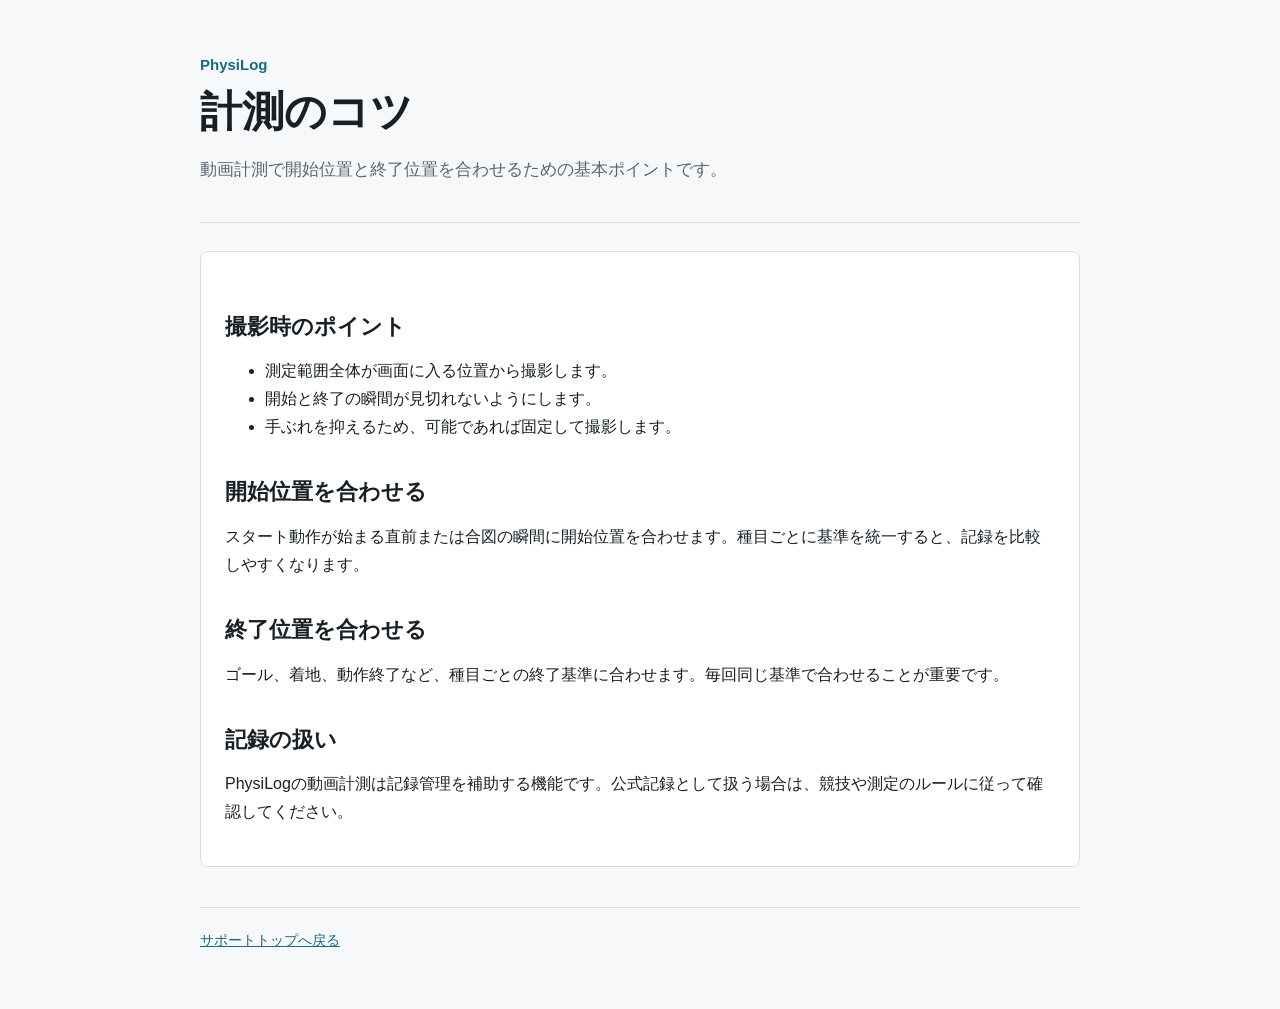
<file: docs/pages/measurement-tips.html>
<!doctype html>
<html lang="ja">
  <head>
    <meta charset="utf-8">
    <meta name="viewport" content="width=device-width, initial-scale=1">
    <title>計測のコツ | PhysiLog</title>
    <link rel="stylesheet" href="styles.css">
  </head>
  <body>
    <main class="page">
      <header class="site-header">
        <p class="brand">PhysiLog</p>
        <h1>計測のコツ</h1>
        <p class="lead">動画計測で開始位置と終了位置を合わせるための基本ポイントです。</p>
      </header>

      <article class="content">
        <h2>撮影時のポイント</h2>
        <ul>
          <li>測定範囲全体が画面に入る位置から撮影します。</li>
          <li>開始と終了の瞬間が見切れないようにします。</li>
          <li>手ぶれを抑えるため、可能であれば固定して撮影します。</li>
        </ul>

        <h2>開始位置を合わせる</h2>
        <p>スタート動作が始まる直前または合図の瞬間に開始位置を合わせます。種目ごとに基準を統一すると、記録を比較しやすくなります。</p>

        <h2>終了位置を合わせる</h2>
        <p>ゴール、着地、動作終了など、種目ごとの終了基準に合わせます。毎回同じ基準で合わせることが重要です。</p>

        <h2>記録の扱い</h2>
        <p>PhysiLogの動画計測は記録管理を補助する機能です。公式記録として扱う場合は、競技や測定のルールに従って確認してください。</p>
      </article>

      <footer class="site-footer">
        <a href="index.html">サポートトップへ戻る</a>
      </footer>
    </main>
  </body>
</html>
</file>
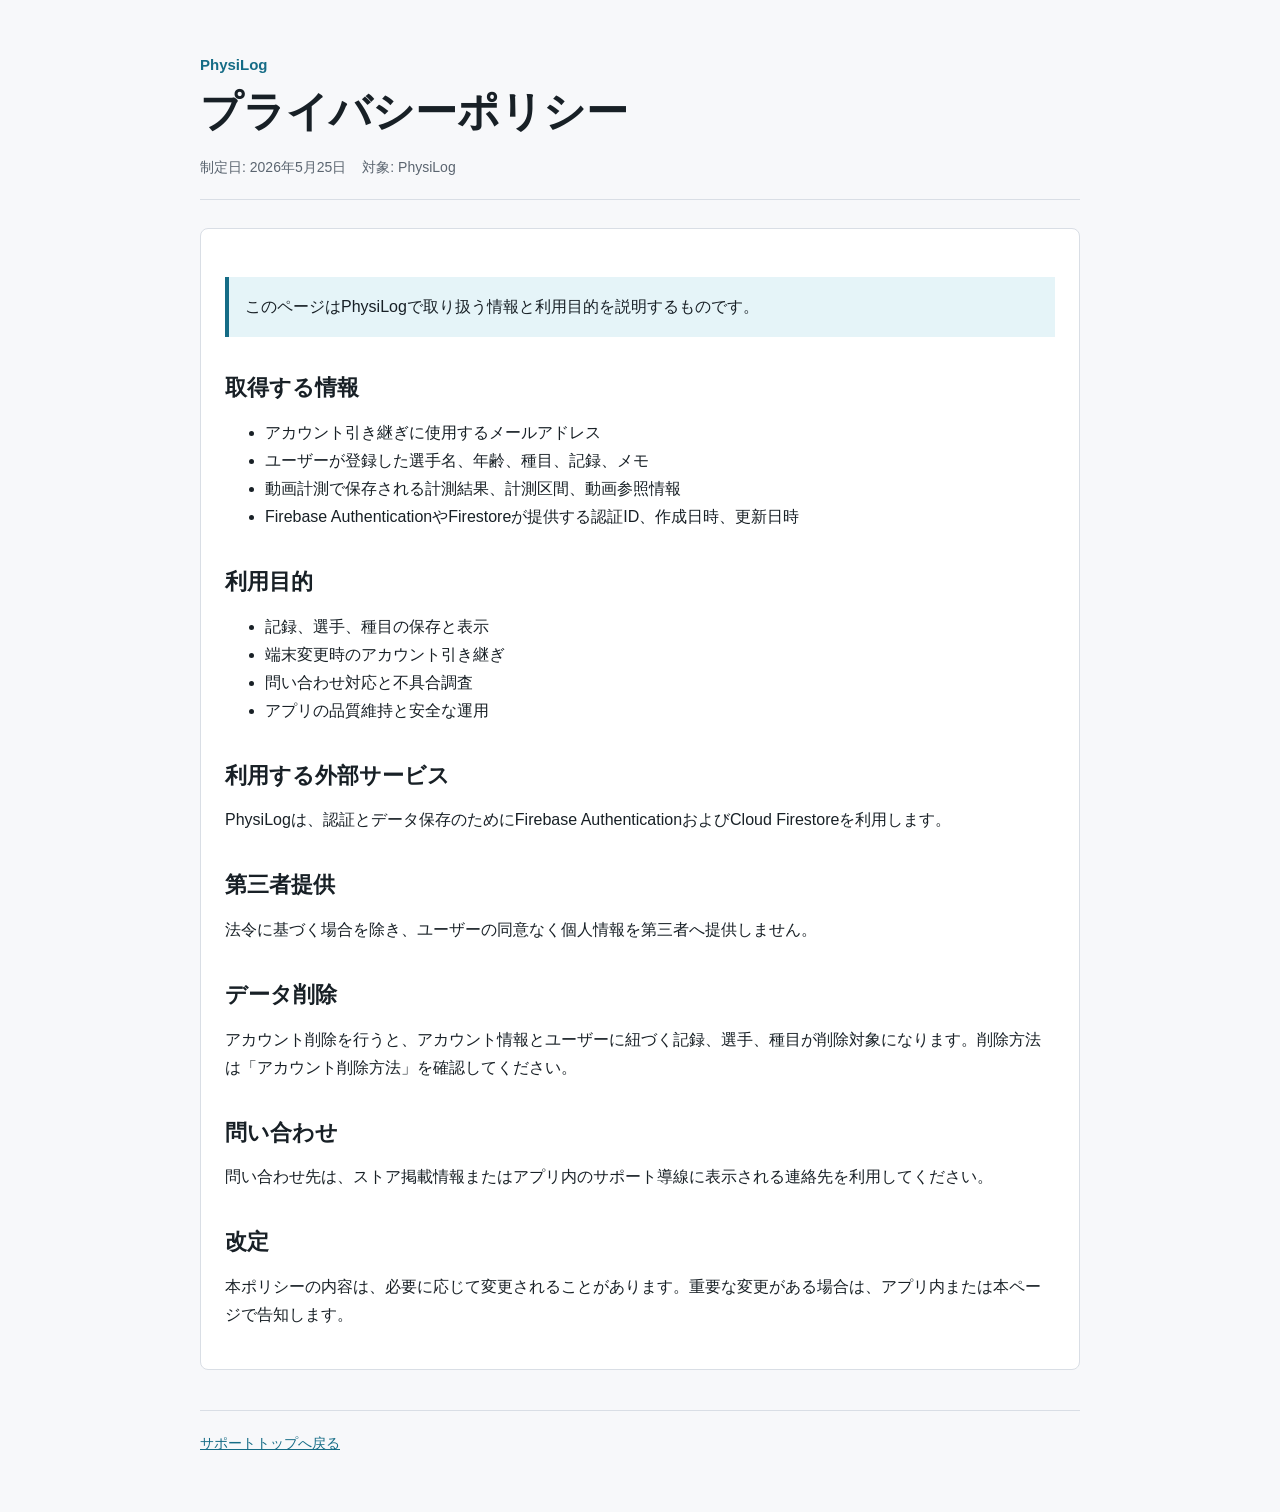
<file: docs/pages/privacy.html>
<!doctype html>
<html lang="ja">
  <head>
    <meta charset="utf-8">
    <meta name="viewport" content="width=device-width, initial-scale=1">
    <title>プライバシーポリシー | PhysiLog</title>
    <link rel="stylesheet" href="styles.css">
  </head>
  <body>
    <main class="page">
      <header class="site-header">
        <p class="brand">PhysiLog</p>
        <h1>プライバシーポリシー</h1>
        <div class="meta">
          <span>制定日: 2026年5月25日</span>
          <span>対象: PhysiLog</span>
        </div>
      </header>

      <article class="content">
        <p class="notice">このページはPhysiLogで取り扱う情報と利用目的を説明するものです。</p>

        <h2>取得する情報</h2>
        <ul>
          <li>アカウント引き継ぎに使用するメールアドレス</li>
          <li>ユーザーが登録した選手名、年齢、種目、記録、メモ</li>
          <li>動画計測で保存される計測結果、計測区間、動画参照情報</li>
          <li>Firebase AuthenticationやFirestoreが提供する認証ID、作成日時、更新日時</li>
        </ul>

        <h2>利用目的</h2>
        <ul>
          <li>記録、選手、種目の保存と表示</li>
          <li>端末変更時のアカウント引き継ぎ</li>
          <li>問い合わせ対応と不具合調査</li>
          <li>アプリの品質維持と安全な運用</li>
        </ul>

        <h2>利用する外部サービス</h2>
        <p>PhysiLogは、認証とデータ保存のためにFirebase AuthenticationおよびCloud Firestoreを利用します。</p>

        <h2>第三者提供</h2>
        <p>法令に基づく場合を除き、ユーザーの同意なく個人情報を第三者へ提供しません。</p>

        <h2>データ削除</h2>
        <p>アカウント削除を行うと、アカウント情報とユーザーに紐づく記録、選手、種目が削除対象になります。削除方法は「アカウント削除方法」を確認してください。</p>

        <h2>問い合わせ</h2>
        <p>問い合わせ先は、ストア掲載情報またはアプリ内のサポート導線に表示される連絡先を利用してください。</p>

        <h2>改定</h2>
        <p>本ポリシーの内容は、必要に応じて変更されることがあります。重要な変更がある場合は、アプリ内または本ページで告知します。</p>
      </article>

      <footer class="site-footer">
        <a href="index.html">サポートトップへ戻る</a>
      </footer>
    </main>
  </body>
</html>
</file>
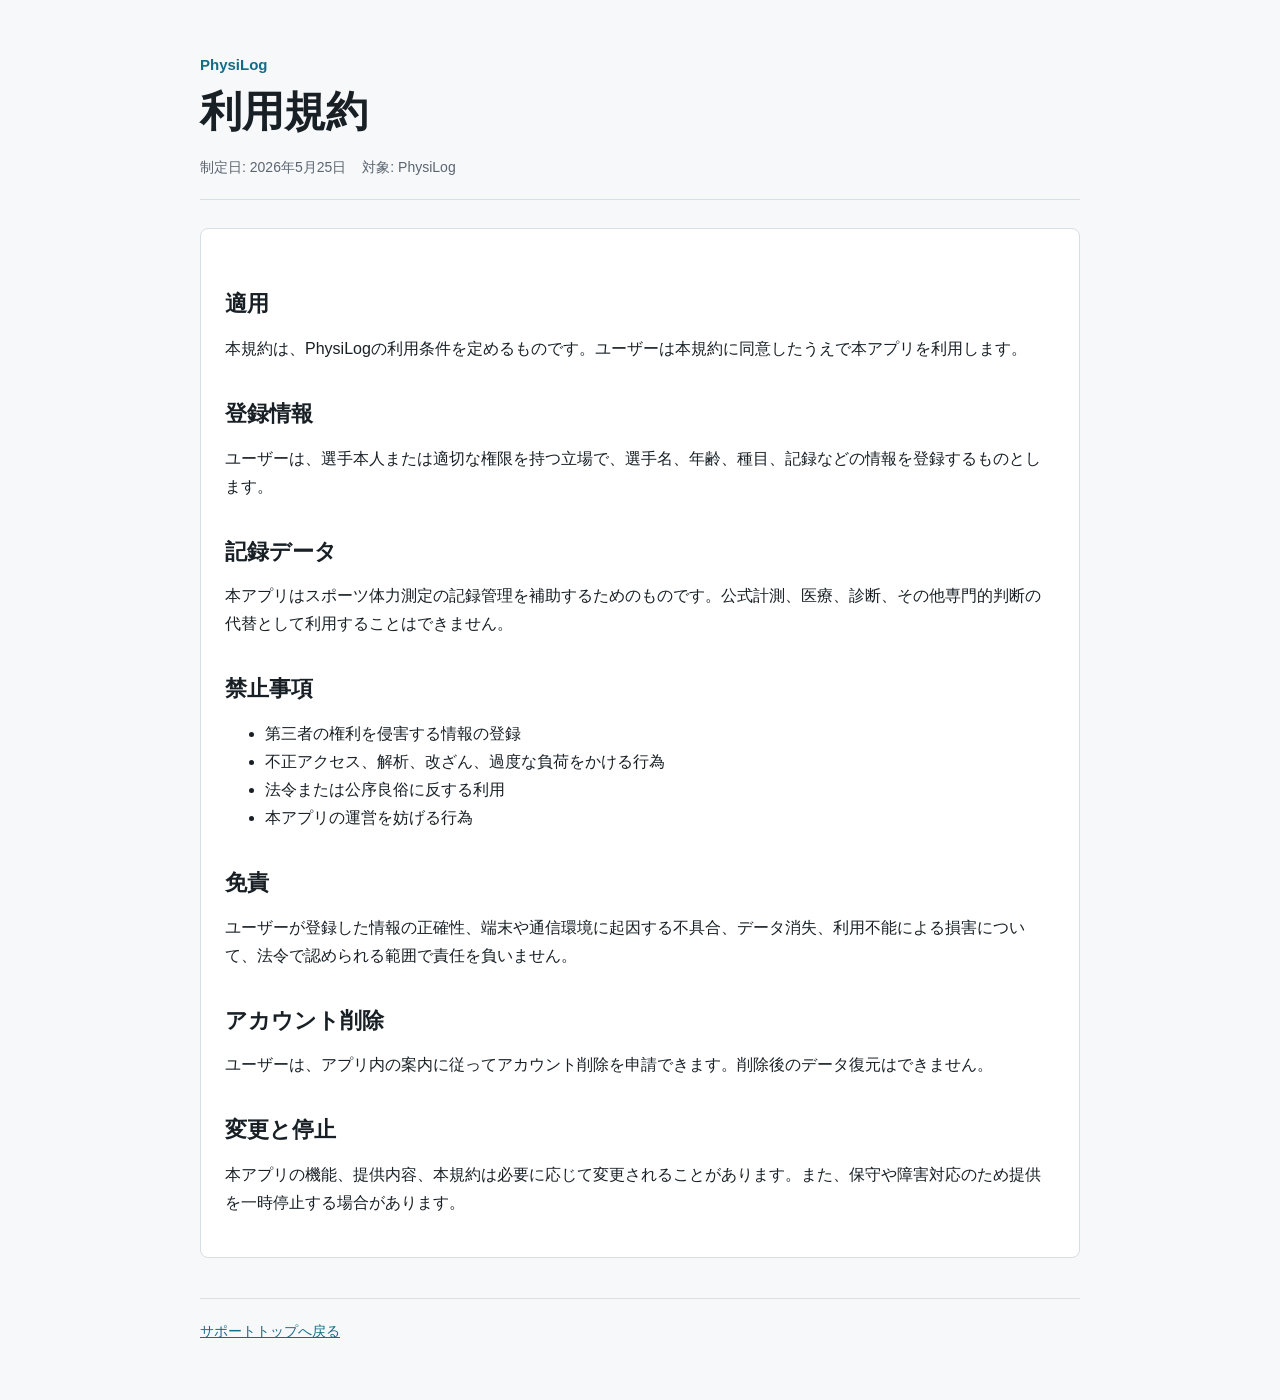
<file: docs/pages/terms.html>
<!doctype html>
<html lang="ja">
  <head>
    <meta charset="utf-8">
    <meta name="viewport" content="width=device-width, initial-scale=1">
    <title>利用規約 | PhysiLog</title>
    <link rel="stylesheet" href="styles.css">
  </head>
  <body>
    <main class="page">
      <header class="site-header">
        <p class="brand">PhysiLog</p>
        <h1>利用規約</h1>
        <div class="meta">
          <span>制定日: 2026年5月25日</span>
          <span>対象: PhysiLog</span>
        </div>
      </header>

      <article class="content">
        <h2>適用</h2>
        <p>本規約は、PhysiLogの利用条件を定めるものです。ユーザーは本規約に同意したうえで本アプリを利用します。</p>

        <h2>登録情報</h2>
        <p>ユーザーは、選手本人または適切な権限を持つ立場で、選手名、年齢、種目、記録などの情報を登録するものとします。</p>

        <h2>記録データ</h2>
        <p>本アプリはスポーツ体力測定の記録管理を補助するためのものです。公式計測、医療、診断、その他専門的判断の代替として利用することはできません。</p>

        <h2>禁止事項</h2>
        <ul>
          <li>第三者の権利を侵害する情報の登録</li>
          <li>不正アクセス、解析、改ざん、過度な負荷をかける行為</li>
          <li>法令または公序良俗に反する利用</li>
          <li>本アプリの運営を妨げる行為</li>
        </ul>

        <h2>免責</h2>
        <p>ユーザーが登録した情報の正確性、端末や通信環境に起因する不具合、データ消失、利用不能による損害について、法令で認められる範囲で責任を負いません。</p>

        <h2>アカウント削除</h2>
        <p>ユーザーは、アプリ内の案内に従ってアカウント削除を申請できます。削除後のデータ復元はできません。</p>

        <h2>変更と停止</h2>
        <p>本アプリの機能、提供内容、本規約は必要に応じて変更されることがあります。また、保守や障害対応のため提供を一時停止する場合があります。</p>
      </article>

      <footer class="site-footer">
        <a href="index.html">サポートトップへ戻る</a>
      </footer>
    </main>
  </body>
</html>
</file>
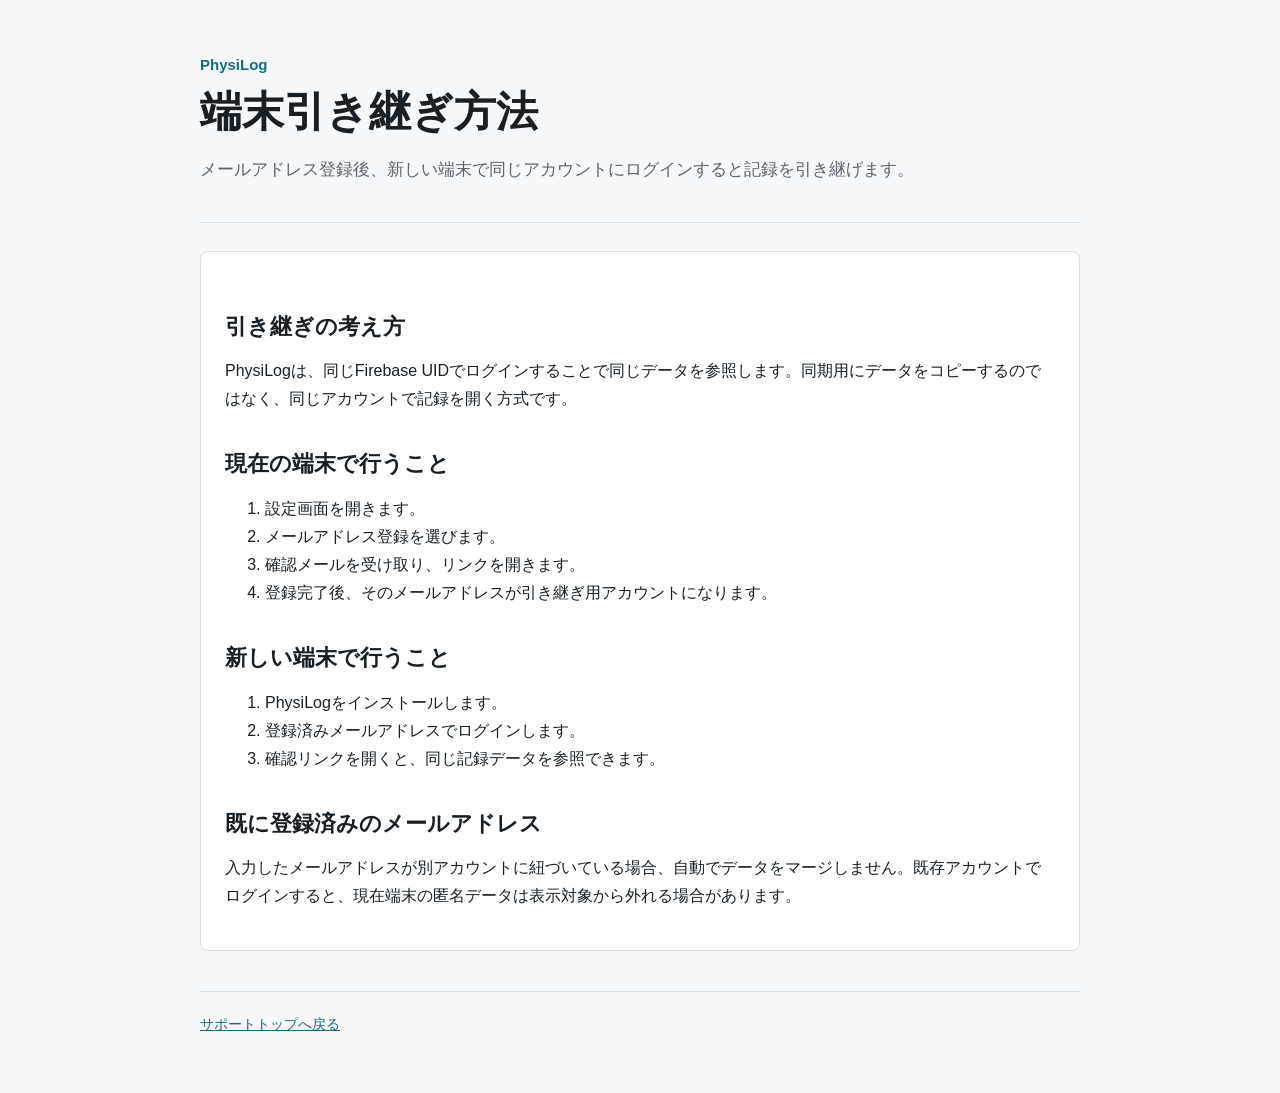
<file: docs/pages/transfer.html>
<!doctype html>
<html lang="ja">
  <head>
    <meta charset="utf-8">
    <meta name="viewport" content="width=device-width, initial-scale=1">
    <title>端末引き継ぎ方法 | PhysiLog</title>
    <link rel="stylesheet" href="styles.css">
  </head>
  <body>
    <main class="page">
      <header class="site-header">
        <p class="brand">PhysiLog</p>
        <h1>端末引き継ぎ方法</h1>
        <p class="lead">メールアドレス登録後、新しい端末で同じアカウントにログインすると記録を引き継げます。</p>
      </header>

      <article class="content">
        <h2>引き継ぎの考え方</h2>
        <p>PhysiLogは、同じFirebase UIDでログインすることで同じデータを参照します。同期用にデータをコピーするのではなく、同じアカウントで記録を開く方式です。</p>

        <h2>現在の端末で行うこと</h2>
        <ol>
          <li>設定画面を開きます。</li>
          <li>メールアドレス登録を選びます。</li>
          <li>確認メールを受け取り、リンクを開きます。</li>
          <li>登録完了後、そのメールアドレスが引き継ぎ用アカウントになります。</li>
        </ol>

        <h2>新しい端末で行うこと</h2>
        <ol>
          <li>PhysiLogをインストールします。</li>
          <li>登録済みメールアドレスでログインします。</li>
          <li>確認リンクを開くと、同じ記録データを参照できます。</li>
        </ol>

        <h2>既に登録済みのメールアドレス</h2>
        <p>入力したメールアドレスが別アカウントに紐づいている場合、自動でデータをマージしません。既存アカウントでログインすると、現在端末の匿名データは表示対象から外れる場合があります。</p>
      </article>

      <footer class="site-footer">
        <a href="index.html">サポートトップへ戻る</a>
      </footer>
    </main>
  </body>
</html>
</file>
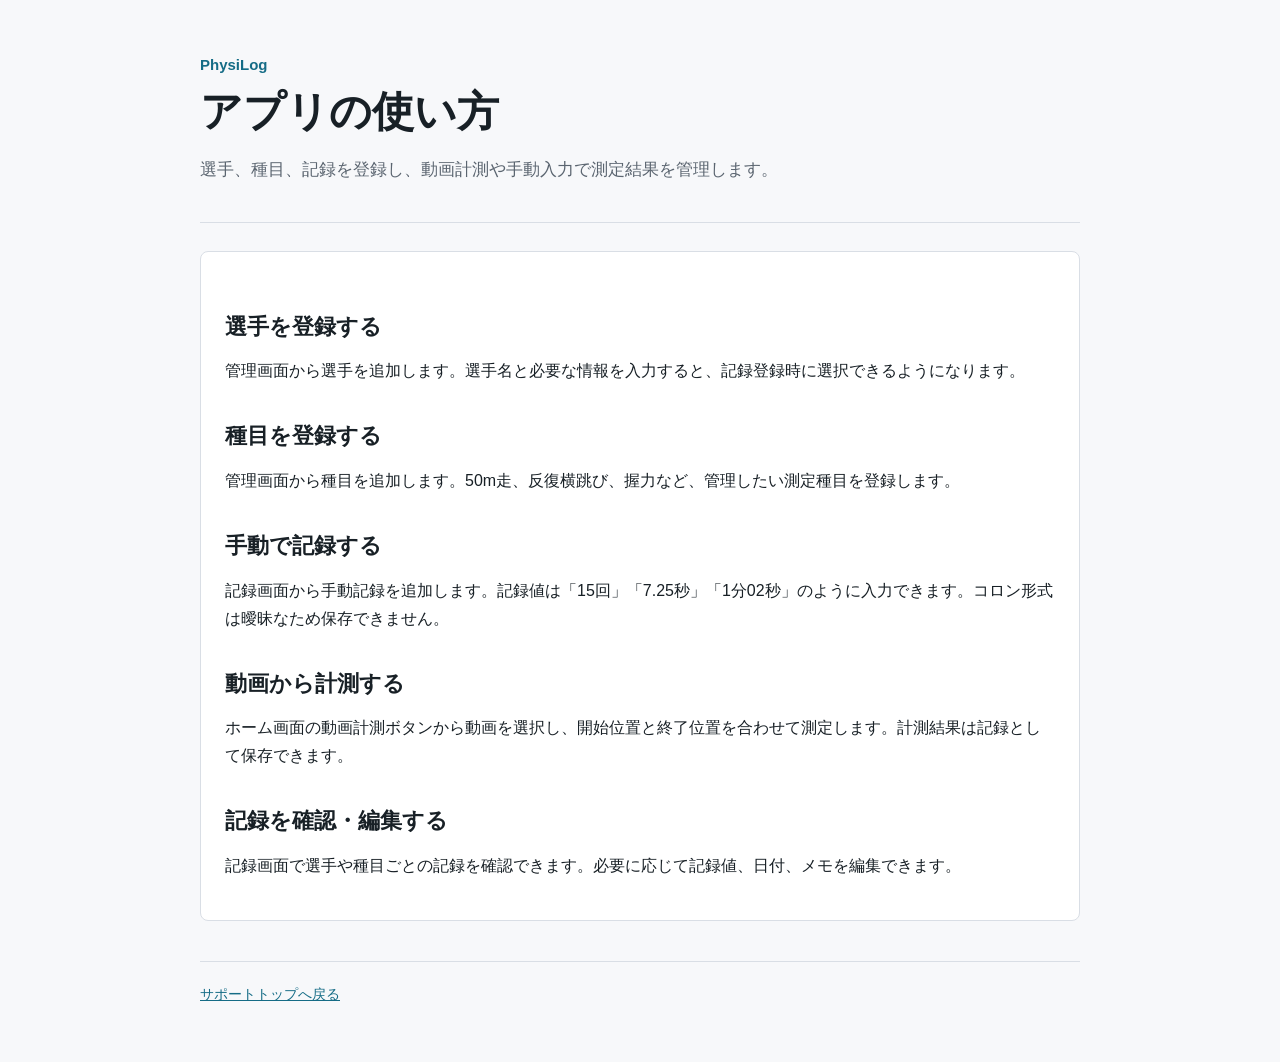
<file: docs/pages/usage.html>
<!doctype html>
<html lang="ja">
  <head>
    <meta charset="utf-8">
    <meta name="viewport" content="width=device-width, initial-scale=1">
    <title>アプリの使い方 | PhysiLog</title>
    <link rel="stylesheet" href="styles.css">
  </head>
  <body>
    <main class="page">
      <header class="site-header">
        <p class="brand">PhysiLog</p>
        <h1>アプリの使い方</h1>
        <p class="lead">選手、種目、記録を登録し、動画計測や手動入力で測定結果を管理します。</p>
      </header>

      <article class="content">
        <h2>選手を登録する</h2>
        <p>管理画面から選手を追加します。選手名と必要な情報を入力すると、記録登録時に選択できるようになります。</p>

        <h2>種目を登録する</h2>
        <p>管理画面から種目を追加します。50m走、反復横跳び、握力など、管理したい測定種目を登録します。</p>

        <h2>手動で記録する</h2>
        <p>記録画面から手動記録を追加します。記録値は「15回」「7.25秒」「1分02秒」のように入力できます。コロン形式は曖昧なため保存できません。</p>

        <h2>動画から計測する</h2>
        <p>ホーム画面の動画計測ボタンから動画を選択し、開始位置と終了位置を合わせて測定します。計測結果は記録として保存できます。</p>

        <h2>記録を確認・編集する</h2>
        <p>記録画面で選手や種目ごとの記録を確認できます。必要に応じて記録値、日付、メモを編集できます。</p>
      </article>

      <footer class="site-footer">
        <a href="index.html">サポートトップへ戻る</a>
      </footer>
    </main>
  </body>
</html>
</file>
<file: web/style.css>
/* ===== Base ===== */
*,
*::before,
*::after {
  margin: 0;
  padding: 0;
  box-sizing: border-box;
}

:root {
  --primary: #1565c0;
  --primary-light: #eaf2fc;
  --primary-pale: #dcebfb;
  --primary-dark: #003c8f;
  --teal: #00897b;
  --teal-light: #e0f2f0;
  --blue: #5e92f3;
  --bg: #ffffff;
  --bg-cool: #f5f8fc;
  --bg-gray: #f7f6f4;
  --surface: #ffffff;
  --text: #212121;
  --text-muted: #757575;
  --radius: 20px;
  --radius-sm: 12px;
}

html {
  scroll-behavior: smooth;
  font-size: 16px;
}

body {
  font-family: 'Zen Maru Gothic', 'Hiragino Sans', 'Yu Gothic', 'Meiryo', sans-serif;
  color: var(--text);
  background: var(--bg);
  line-height: 1.8;
  overflow-x: hidden;
}

a {
  text-decoration: none;
  color: inherit;
}

.nobr {
  display: inline-block;
  white-space: nowrap;
}

.text-primary {
  color: var(--primary);
}

.text-teal {
  color: var(--teal);
}

h1,
h2,
h3 {
  text-wrap: balance;
}

p {
  text-wrap: pretty;
}

.section-inner {
  max-width: 1100px;
  margin: 0 auto;
  padding: 96px 24px;
}

.section-title {
  font-size: clamp(1.6rem, 4vw, 2.2rem);
  font-weight: 900;
  text-align: center;
}

.section-lead {
  text-align: center;
  color: var(--text-muted);
  margin-top: 12px;
  font-size: 0.95rem;
}

.btn {
  display: inline-block;
  padding: 14px 32px;
  border-radius: 100px;
  font-weight: 700;
  font-size: 0.95rem;
  transition: all 0.3s;
}

.btn-primary {
  background: var(--primary);
  color: #fff;
}

.btn-primary:hover {
  background: var(--primary-dark);
  transform: translateY(-2px);
}

.btn-outline {
  border: 2px solid var(--primary);
  color: var(--primary);
}

.btn-outline:hover {
  background: var(--primary-light);
}

/* ===== Nav ===== */
.nav {
  position: fixed;
  top: 0;
  left: 0;
  right: 0;
  z-index: 100;
  background: rgba(255, 255, 255, 0.9);
  backdrop-filter: blur(12px);
  border-bottom: 1px solid rgba(0, 0, 0, 0.06);
}

.nav-inner {
  max-width: 1100px;
  margin: 0 auto;
  padding: 0 24px;
  height: 68px;
  display: flex;
  align-items: center;
  justify-content: space-between;
}

.nav-logo {
  display: flex;
  align-items: center;
  gap: 8px;
  font-family: 'Poppins', sans-serif;
  font-size: 1.2rem;
  font-weight: 800;
  color: var(--primary);
}

.nav-logo img {
  width: 28px;
  height: 28px;
  object-fit: contain;
}

.nav-links {
  list-style: none;
  display: flex;
  align-items: center;
  gap: 28px;
}

.nav-links a {
  font-size: 0.85rem;
  font-weight: 700;
  color: var(--text-muted);
  transition: color 0.3s;
}

.nav-links a:hover {
  color: var(--primary);
}

.nav-cta {
  background: var(--primary);
  color: #fff !important;
  padding: 10px 24px;
  border-radius: 100px;
  font-size: 0.85rem;
  font-weight: 700;
  transition: all 0.3s;
  display: inline-block;
}

.nav-cta:hover {
  background: var(--primary-dark);
  transform: translateY(-1px);
}

/* ===== Hero ===== */
.hero {
  position: relative;
  min-height: 100vh;
  display: flex;
  align-items: center;
  background: var(--bg-cool);
  padding-top: 68px;
  overflow: hidden;
}

.hero-speedlines {
  position: absolute;
  inset: 0;
  z-index: 0;
  pointer-events: none;
  overflow: hidden;
}

.speed-line {
  position: absolute;
  right: -10%;
  height: 14px;
  border-radius: 8px;
  background: var(--primary-pale);
  transform: skewX(-24deg);
}

.line-1 {
  top: 14%;
  width: 46%;
  background: var(--teal-light);
}

.line-2 {
  top: 22%;
  width: 62%;
}

.line-3 {
  top: 29%;
  width: 34%;
  background: var(--teal-light);
}

.speed-block {
  position: absolute;
  top: -10%;
  right: -18%;
  width: 60%;
  height: 130%;
  background: linear-gradient(160deg, var(--primary-pale), var(--teal-light));
  transform: skewX(-14deg);
  opacity: 0.6;
}

@media (max-width: 899px) {
  .speed-block {
    width: 90%;
    right: -40%;
  }

  .hero-visual {
    margin-top: 56px;
  }
}

.hero-track {
  position: absolute;
  left: 0;
  right: 0;
  bottom: 0;
  height: 10px;
  z-index: 0;
  background: repeating-linear-gradient(
    -45deg,
    var(--primary) 0,
    var(--primary) 24px,
    var(--teal) 24px,
    var(--teal) 48px
  );
  opacity: 0.9;
}

.hero-inner {
  position: relative;
  z-index: 1;
  max-width: 1100px;
  margin: 0 auto;
  padding: 60px 24px;
  display: grid;
  grid-template-columns: 1fr;
  gap: 48px;
  align-items: center;
}

@media (min-width: 900px) {
  .hero-inner {
    grid-template-columns: 1.1fr 0.9fr;
  }
}

.hero-bubble {
  display: inline-block;
  background: var(--teal);
  color: #fff;
  font-size: 0.8rem;
  font-weight: 700;
  padding: 6px 18px;
  border-radius: 100px;
  margin-bottom: 16px;
}

.hero-text h1 {
  font-size: clamp(2rem, 5vw, 2.8rem);
  font-weight: 900;
  line-height: 1.4;
}

.hero-desc {
  margin-top: 20px;
  color: var(--text-muted);
  font-size: 1rem;
}

.hero-buttons {
  margin-top: 32px;
  display: flex;
  gap: 16px;
  flex-wrap: wrap;
}

.hero-visual {
  display: flex;
  justify-content: center;
}

.phone-stack {
  position: relative;
  width: 280px;
  height: 400px;
}

.phone-mockup {
  position: absolute;
  width: 220px;
  height: 460px;
  background: #1a1a2e;
  border-radius: 36px;
  padding: 12px;
  box-shadow: 0 30px 60px rgba(21, 101, 192, 0.25);
}

.phone-back {
  top: 0;
  left: 0;
  transform: rotate(-8deg);
  opacity: 0.85;
}

.phone-front {
  bottom: 0;
  right: 0;
  transform: rotate(6deg);
}

.phone-screen {
  width: 100%;
  height: 100%;
  border-radius: 26px;
  overflow: hidden;
  background: #fff;
}

.placeholder-screen {
  display: flex;
  align-items: center;
  justify-content: center;
}

.placeholder-content {
  text-align: center;
  color: var(--primary);
}

.placeholder-content .ph-icon {
  width: 48px;
  height: 48px;
  fill: currentColor;
  opacity: 0.5;
}

.placeholder-content p {
  margin-top: 12px;
  font-size: 0.75rem;
  color: var(--text-muted);
  line-height: 1.5;
}

.placeholder-content p span {
  font-size: 0.65rem;
}

/* ===== Problems ===== */
.problems {
  background: var(--bg);
}

.problems-row {
  display: grid;
  grid-template-columns: 1fr;
  gap: 40px;
  align-items: center;
}

@media (min-width: 900px) {
  .problems-row {
    grid-template-columns: 0.8fr 1.2fr;
  }
}

.problems-illust {
  text-align: center;
}

.problems-thought p {
  font-size: 1.2rem;
  font-weight: 700;
}

.problems-illust-img {
  margin-top: 20px;
  width: 100%;
  max-width: 280px;
  height: auto;
}

.problems-list {
  list-style: none;
  display: flex;
  flex-direction: column;
  gap: 20px;
}

.problems-list li {
  display: flex;
  align-items: flex-start;
  gap: 16px;
  background: var(--bg-gray);
  padding: 18px 20px;
  border-radius: var(--radius-sm);
}

.problems-num {
  font-family: 'Poppins', sans-serif;
  font-weight: 800;
  font-style: italic;
  color: var(--teal);
  font-size: 1.1rem;
}

.problems-list p {
  font-weight: 700;
}

/* ===== Features ===== */
.features {
  background: var(--bg-cool);
}

.feature-grid {
  margin-top: 48px;
  display: grid;
  grid-template-columns: 1fr;
  gap: 24px;
}

@media (min-width: 700px) {
  .feature-grid {
    grid-template-columns: repeat(2, 1fr);
  }
}

.feature-card {
  background: var(--surface);
  padding: 32px;
  border-radius: var(--radius);
  box-shadow: 0 6px 24px rgba(21, 101, 192, 0.06);
}

.feature-icon {
  width: 72px;
  height: 72px;
  border-radius: 16px;
  display: flex;
  align-items: center;
  justify-content: center;
  margin-bottom: 16px;
}

.feature-icon img {
  width: 50px;
  height: 50px;
  object-fit: contain;
}

.icon-primary {
  background: var(--primary-light);
  color: var(--primary);
}

.icon-teal {
  background: var(--teal-light);
  color: var(--teal);
}

.feature-card h3 {
  font-size: 1.05rem;
  font-weight: 700;
  margin-bottom: 8px;
}

.feature-card p {
  color: var(--text-muted);
  font-size: 0.9rem;
}

/* ===== How ===== */
.how {
  background: var(--bg);
}

.how-steps {
  margin-top: 48px;
  display: grid;
  grid-template-columns: 1fr;
  gap: 32px;
}

@media (min-width: 700px) {
  .how-steps {
    grid-template-columns: repeat(3, 1fr);
  }
}

.how-step {
  text-align: center;
}

.step-phone {
  display: flex;
  justify-content: center;
  align-items: center;
  height: 360px;
  margin-bottom: 24px;
}

.step-screen {
  width: 180px;
  height: 360px;
  background: #1a1a2e;
  border-radius: 26px;
  padding: 10px;
  box-shadow: 0 16px 32px rgba(21, 101, 192, 0.15);
}

.step-screen::before {
  content: '';
  display: block;
  width: 100%;
  height: 100%;
  border-radius: 18px;
  background: var(--bg-cool);
}

.step-illust-only {
  box-shadow: none;
}

.step-illust {
  width: auto;
  height: 280px;
  max-width: 100%;
  object-fit: contain;
}

.how-num {
  display: inline-flex;
  align-items: center;
  justify-content: center;
  width: 48px;
  height: 48px;
  border-radius: 50%;
  background: var(--primary);
  color: #fff;
  font-family: 'Poppins', sans-serif;
  font-weight: 800;
  font-style: italic;
  font-size: 1.2rem;
  margin-bottom: 16px;
}

.how-step h3 {
  font-size: 1rem;
  font-weight: 700;
  margin-bottom: 8px;
}

.how-step p {
  color: var(--text-muted);
  font-size: 0.9rem;
}

/* ===== Plans ===== */
.plans {
  background: var(--bg-cool);
}

.plan-grid {
  margin-top: 48px;
  display: grid;
  grid-template-columns: 1fr;
  gap: 24px;
}

@media (min-width: 800px) {
  .plan-grid {
    grid-template-columns: repeat(3, 1fr);
  }
}

.plan-card {
  position: relative;
  background: var(--surface);
  padding: 32px 28px;
  border-radius: var(--radius);
  box-shadow: 0 6px 24px rgba(21, 101, 192, 0.06);
  border: 2px solid transparent;
}

.plan-badge {
  position: absolute;
  top: -14px;
  left: 28px;
  background: var(--teal);
  color: #fff;
  font-size: 0.7rem;
  font-weight: 700;
  padding: 4px 14px;
  border-radius: 100px;
}

.plan-card h3 {
  font-family: 'Poppins', sans-serif;
  font-size: 1.6rem;
  font-weight: 800;
  font-style: italic;
  letter-spacing: 0.02em;
  margin-top: 12px;
}

.plan-price {
  font-family: 'Poppins', sans-serif;
  font-weight: 700;
  color: var(--primary);
  margin: 12px 0 20px;
}

.plan-card ul {
  list-style: none;
  display: flex;
  flex-direction: column;
  gap: 10px;
}

.plan-card li {
  font-size: 0.88rem;
  color: var(--text-muted);
  padding-left: 20px;
  position: relative;
}

.plan-card li::before {
  content: '✓';
  position: absolute;
  left: 0;
  color: var(--teal);
  font-weight: 700;
}

.plan-note {
  text-align: center;
  margin-top: 32px;
  font-size: 0.8rem;
  color: var(--text-muted);
}

/* ===== FAQ ===== */
.faq {
  background: var(--bg);
}

.faq-list {
  margin-top: 40px;
  max-width: 760px;
  margin-left: auto;
  margin-right: auto;
  display: flex;
  flex-direction: column;
  gap: 12px;
}

.faq-item {
  background: var(--bg-gray);
  border-radius: var(--radius-sm);
  padding: 18px 22px;
}

.faq-item summary {
  cursor: pointer;
  font-weight: 700;
  font-size: 0.95rem;
  list-style: none;
}

.faq-item summary::-webkit-details-marker {
  display: none;
}

.faq-item summary::after {
  content: '+';
  float: right;
  font-family: 'Poppins', sans-serif;
  color: var(--primary);
  font-weight: 700;
}

.faq-item[open] summary::after {
  content: '−';
}

.faq-item p {
  margin-top: 12px;
  color: var(--text-muted);
  font-size: 0.88rem;
}

/* ===== Download ===== */
.download {
  background: var(--primary);
  color: #fff;
  text-align: center;
}

.download .section-title,
.download .section-lead {
  color: #fff;
}

.download-badges {
  margin-top: 32px;
}

.badge-soon {
  display: inline-block;
  background: rgba(255, 255, 255, 0.15);
  border: 1px solid rgba(255, 255, 255, 0.4);
  padding: 14px 32px;
  border-radius: 100px;
  font-weight: 700;
  font-size: 0.9rem;
}

/* ===== Footer ===== */
.footer {
  background: #0d1b2a;
  color: rgba(255, 255, 255, 0.7);
  padding: 48px 24px;
}

.footer-inner {
  max-width: 1100px;
  margin: 0 auto;
  display: flex;
  flex-direction: column;
  align-items: center;
  gap: 20px;
  text-align: center;
}

.footer-brand {
  display: flex;
  align-items: center;
  gap: 8px;
  font-weight: 800;
  color: #fff;
  font-family: 'Poppins', sans-serif;
}

.footer-brand img {
  width: 24px;
  height: 24px;
}

.footer-links {
  list-style: none;
  display: flex;
  gap: 24px;
  flex-wrap: wrap;
  justify-content: center;
}

.footer-links a {
  font-size: 0.82rem;
  transition: color 0.3s;
}

.footer-links a:hover {
  color: #fff;
}

.footer-copy {
  font-size: 0.75rem;
  opacity: 0.6;
}

/* ===== Mobile nav ===== */
@media (max-width: 700px) {
  .nav-links {
    display: none;
  }
}

:focus-visible {
  outline: 3px solid #142d4e;
  outline-offset: 4px;
}

.footer :focus-visible {
  outline-color: #fff;
}

.skip-link {
  position: fixed;
  top: 12px;
  left: 12px;
  z-index: 9999;
  padding: 12px 20px;
  background: #fff;
  color: #142d4e;
  transform: translateY(-200%);
}

.skip-link:focus {
  transform: translateY(0);
}

@media (prefers-reduced-motion: reduce) {
  html {
    scroll-behavior: auto;
  }

  *,
  *::before,
  *::after {
    animation: none !important;
    transition: none !important;
  }
}
</file>
<file: docs/pages/styles.css>
:root {
  color-scheme: light;
  --bg: #f7f8fa;
  --surface: #ffffff;
  --text: #182026;
  --muted: #5b6570;
  --line: #d9dee5;
  --accent: #156c86;
  --accent-soft: #e5f4f8;
}

* {
  box-sizing: border-box;
}

body {
  margin: 0;
  background: var(--bg);
  color: var(--text);
  font-family: -apple-system, BlinkMacSystemFont, "Hiragino Sans",
    "Hiragino Kaku Gothic ProN", "Yu Gothic", Meiryo, sans-serif;
  line-height: 1.75;
}

a {
  color: var(--accent);
}

.page {
  width: min(920px, 100%);
  margin: 0 auto;
  padding: 24px 20px 56px;
}

.site-header {
  padding: 28px 0 20px;
  border-bottom: 1px solid var(--line);
}

.brand {
  margin: 0;
  font-size: 15px;
  font-weight: 700;
  color: var(--accent);
}

h1 {
  margin: 8px 0 0;
  font-size: clamp(28px, 5vw, 42px);
  line-height: 1.25;
}

h2 {
  margin: 36px 0 10px;
  font-size: 22px;
  line-height: 1.35;
}

h3 {
  margin: 24px 0 8px;
  font-size: 18px;
}

p,
li {
  font-size: 16px;
}

.lead {
  margin-top: 16px;
  color: var(--muted);
  font-size: 17px;
}

.meta {
  display: flex;
  flex-wrap: wrap;
  gap: 8px 16px;
  margin-top: 16px;
  color: var(--muted);
  font-size: 14px;
}

.nav-grid {
  display: grid;
  grid-template-columns: repeat(auto-fit, minmax(220px, 1fr));
  gap: 12px;
  margin-top: 28px;
}

.nav-card {
  display: block;
  min-height: 124px;
  padding: 18px;
  border: 1px solid var(--line);
  border-radius: 8px;
  background: var(--surface);
  color: inherit;
  text-decoration: none;
}

.nav-card strong {
  display: block;
  margin-bottom: 8px;
  font-size: 17px;
}

.nav-card span {
  color: var(--muted);
  font-size: 14px;
}

.content {
  margin-top: 28px;
  padding: 24px;
  border: 1px solid var(--line);
  border-radius: 8px;
  background: var(--surface);
}

.notice {
  margin: 24px 0;
  padding: 16px;
  border-left: 4px solid var(--accent);
  background: var(--accent-soft);
}

.site-footer {
  margin-top: 40px;
  padding-top: 20px;
  border-top: 1px solid var(--line);
  color: var(--muted);
  font-size: 14px;
}

@media (max-width: 640px) {
  .page {
    padding: 18px 16px 40px;
  }

  .content {
    padding: 18px;
  }
}
</file>
<file: web/styles.css>
:root {
  color-scheme: light;
  --bg: #f7f8fa;
  --surface: #ffffff;
  --text: #182026;
  --muted: #5b6570;
  --line: #d9dee5;
  --accent: #156c86;
  --accent-soft: #e5f4f8;
}

* {
  box-sizing: border-box;
}

body {
  margin: 0;
  background: var(--bg);
  color: var(--text);
  font-family: -apple-system, BlinkMacSystemFont, "Hiragino Sans",
    "Hiragino Kaku Gothic ProN", "Yu Gothic", Meiryo, sans-serif;
  line-height: 1.75;
}

a {
  color: var(--accent);
}

.page {
  width: min(920px, 100%);
  margin: 0 auto;
  padding: 24px 20px 56px;
}

.site-header {
  padding: 28px 0 20px;
  border-bottom: 1px solid var(--line);
}

.brand {
  margin: 0;
  font-size: 15px;
  font-weight: 700;
  color: var(--accent);
}

h1 {
  margin: 8px 0 0;
  font-size: clamp(28px, 5vw, 42px);
  line-height: 1.25;
}

h2 {
  margin: 36px 0 10px;
  font-size: 22px;
  line-height: 1.35;
}

h3 {
  margin: 24px 0 8px;
  font-size: 18px;
}

p,
li {
  font-size: 16px;
}

.lead {
  margin-top: 16px;
  color: var(--muted);
  font-size: 17px;
}

.meta {
  display: flex;
  flex-wrap: wrap;
  gap: 8px 16px;
  margin-top: 16px;
  color: var(--muted);
  font-size: 14px;
}

.nav-grid {
  display: grid;
  grid-template-columns: repeat(auto-fit, minmax(220px, 1fr));
  gap: 12px;
  margin-top: 28px;
}

.nav-card {
  display: block;
  min-height: 124px;
  padding: 18px;
  border: 1px solid var(--line);
  border-radius: 8px;
  background: var(--surface);
  color: inherit;
  text-decoration: none;
}

.nav-card strong {
  display: block;
  margin-bottom: 8px;
  font-size: 17px;
}

.nav-card span {
  color: var(--muted);
  font-size: 14px;
}

.content {
  margin-top: 28px;
  padding: 24px;
  border: 1px solid var(--line);
  border-radius: 8px;
  background: var(--surface);
}

.notice {
  margin: 24px 0;
  padding: 16px;
  border-left: 4px solid var(--accent);
  background: var(--accent-soft);
}

.site-footer {
  margin-top: 40px;
  padding-top: 20px;
  border-top: 1px solid var(--line);
  color: var(--muted);
  font-size: 14px;
}

@media (max-width: 640px) {
  .page {
    padding: 18px 16px 40px;
  }

  .content {
    padding: 18px;
  }
}
</file>
